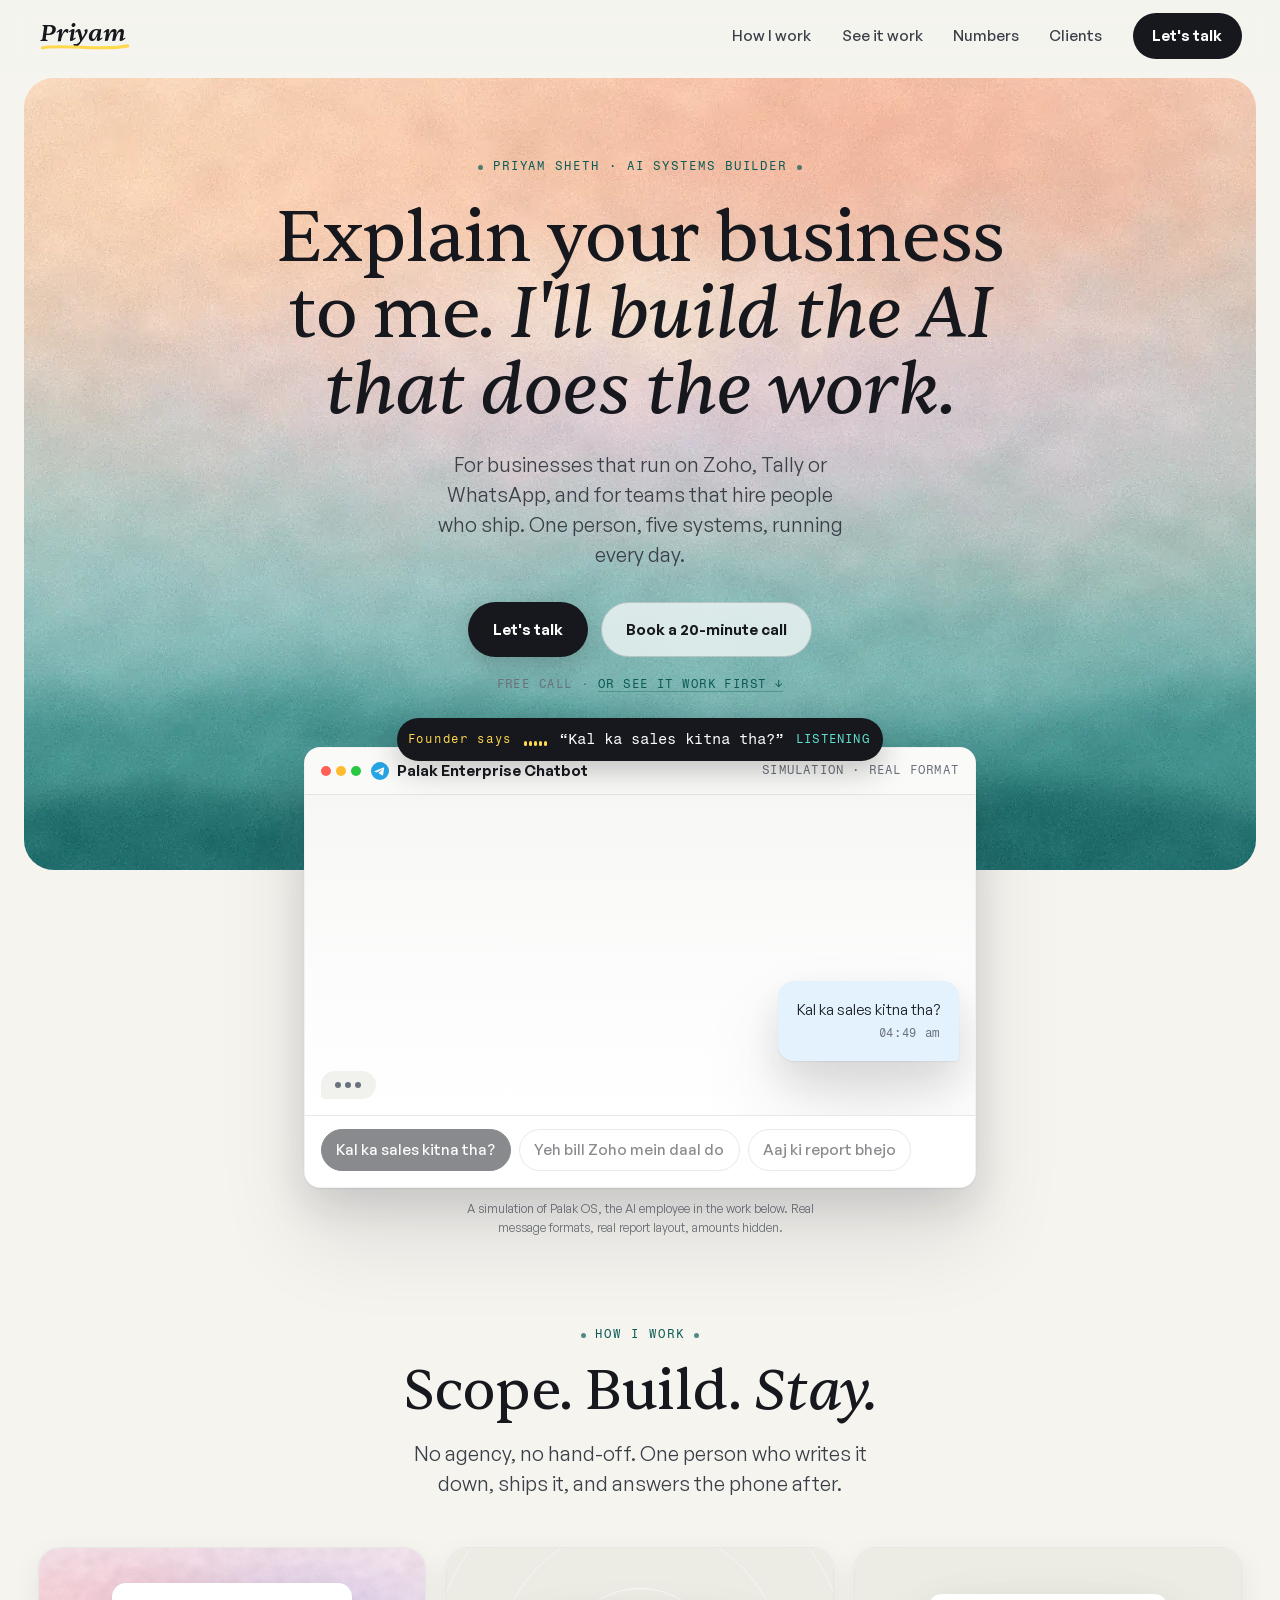
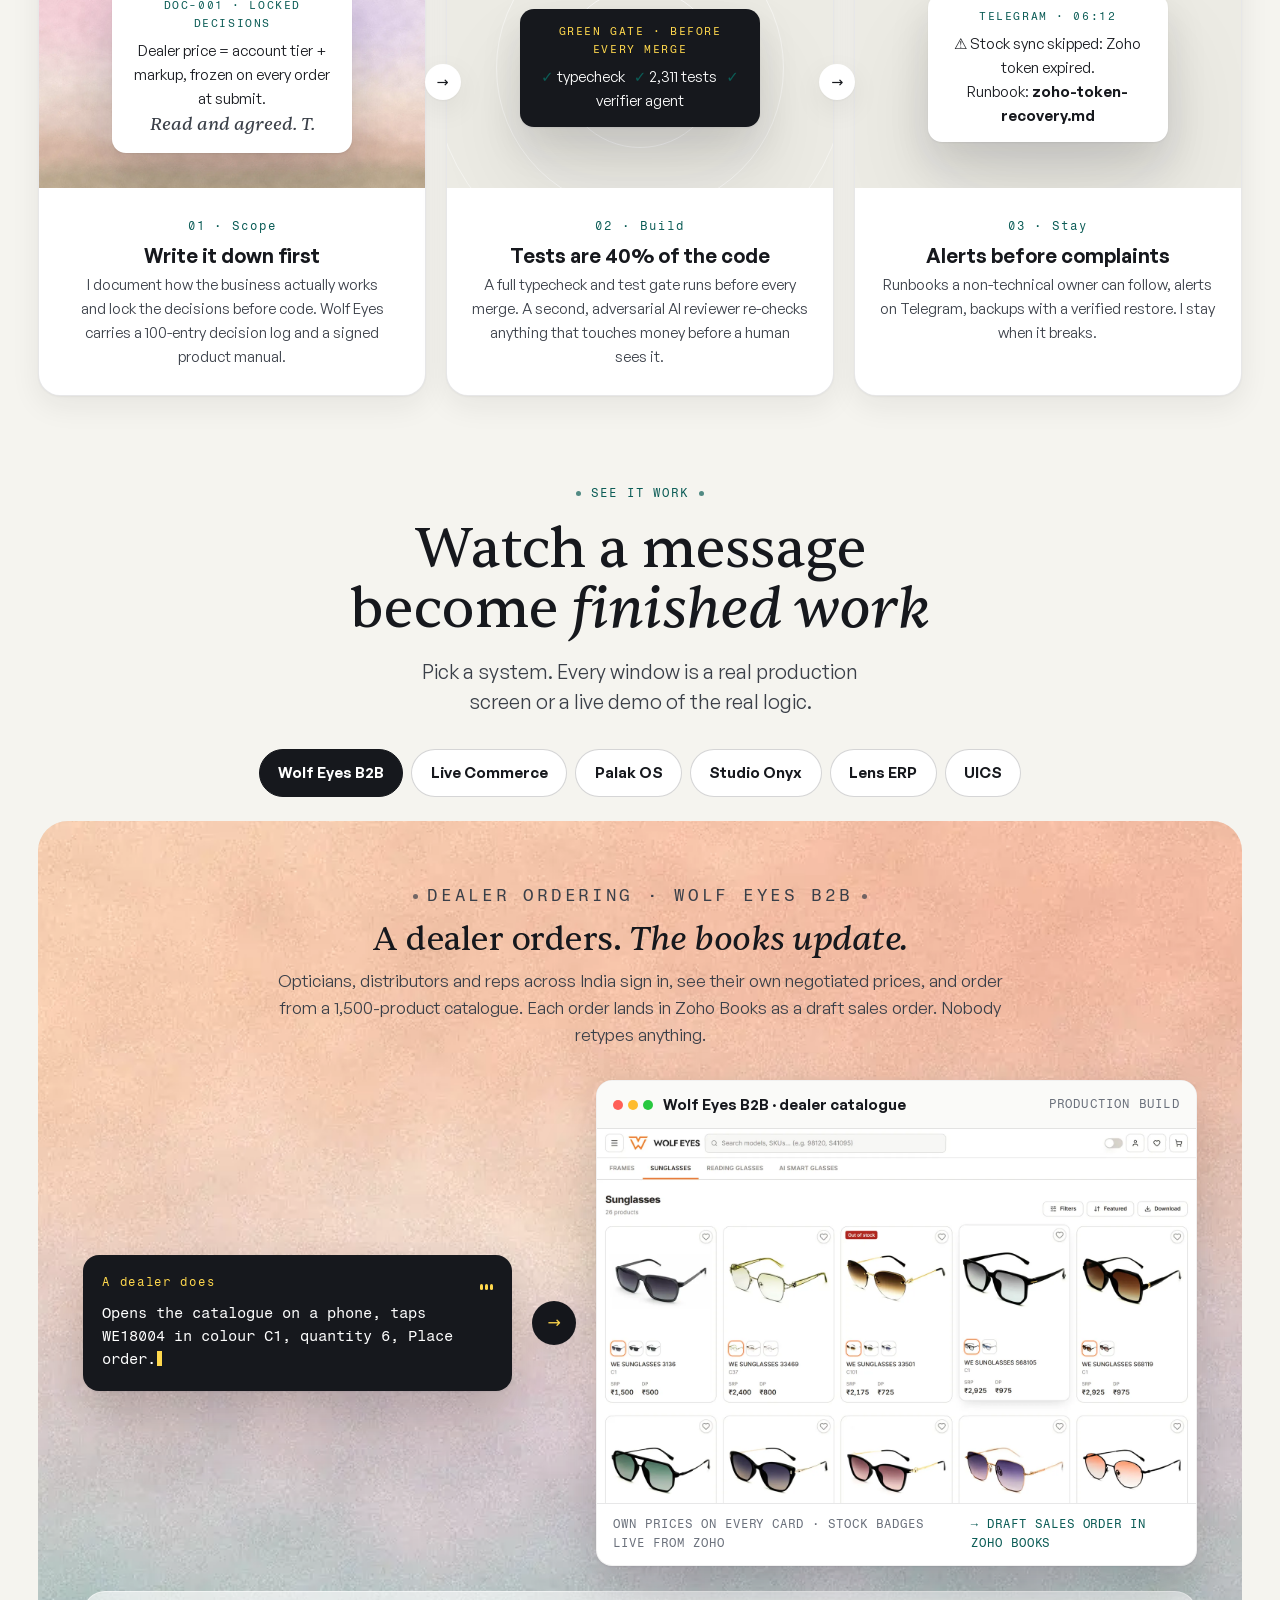
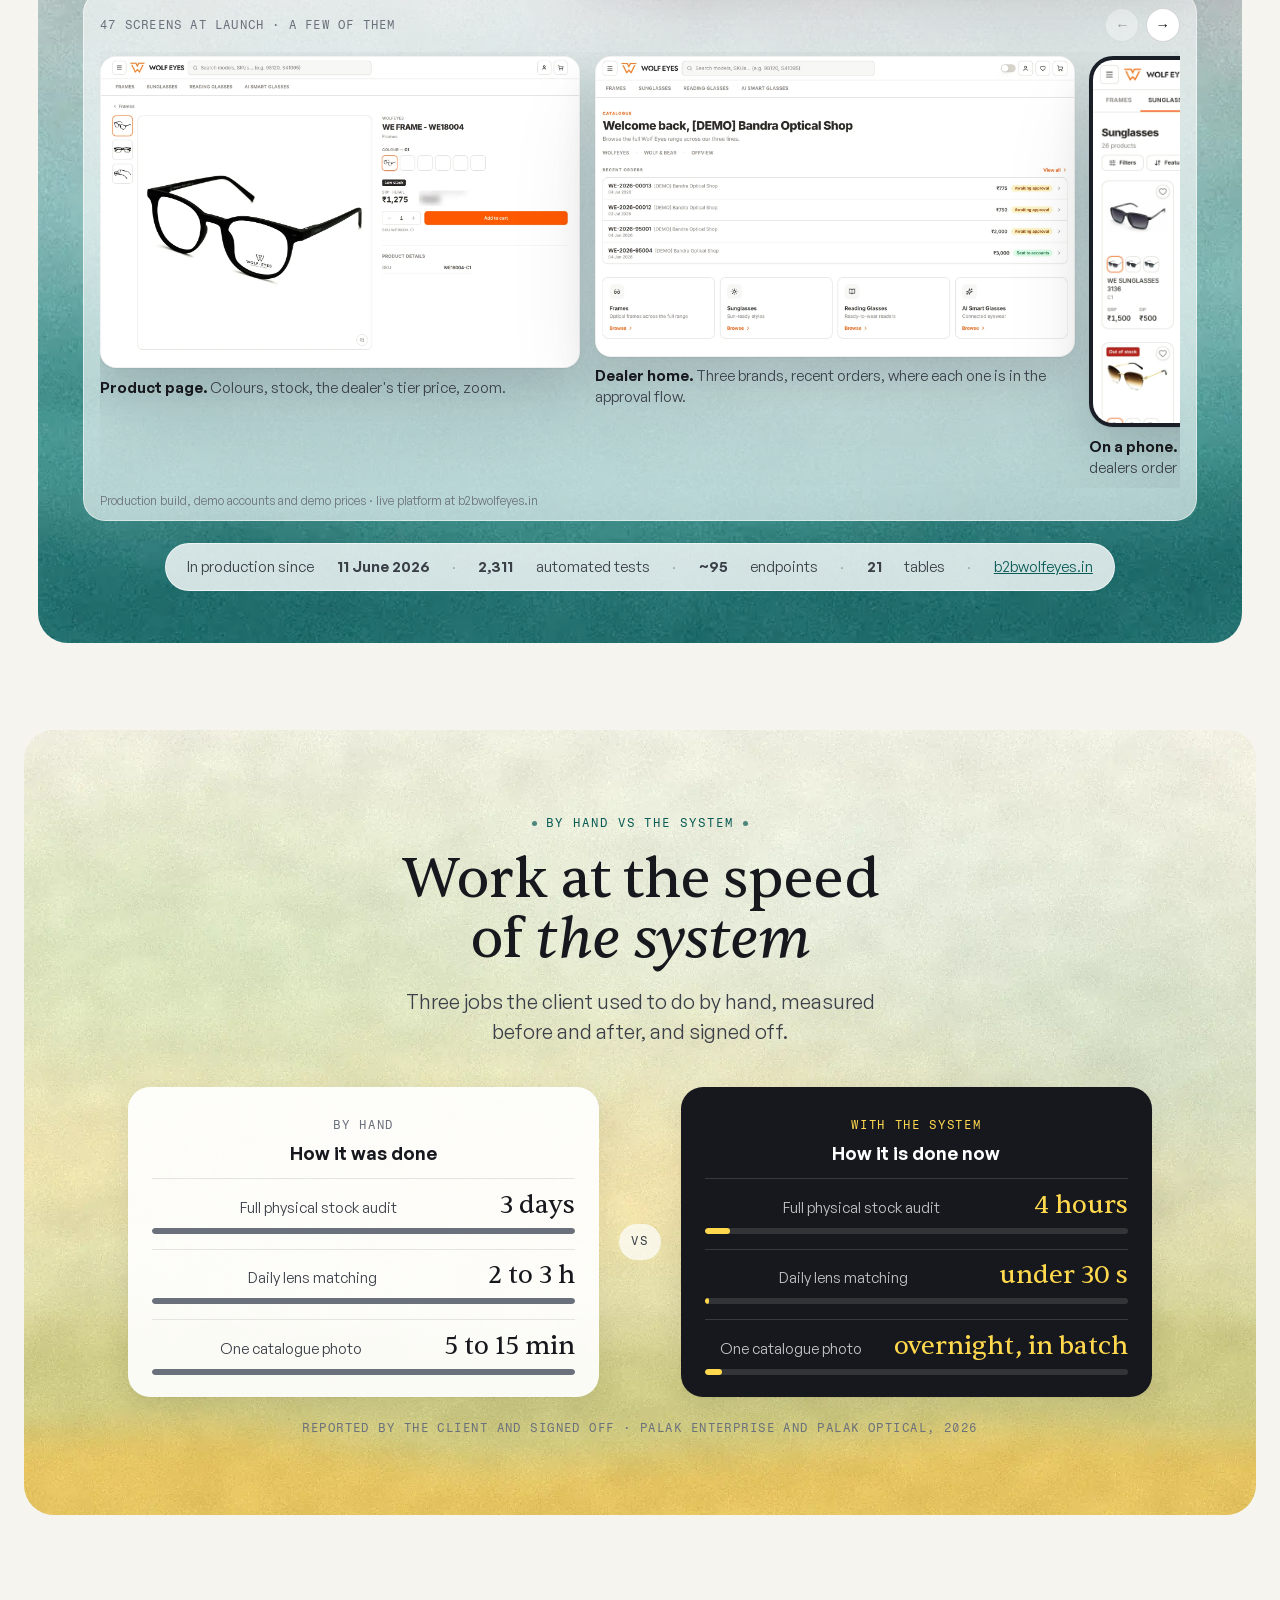
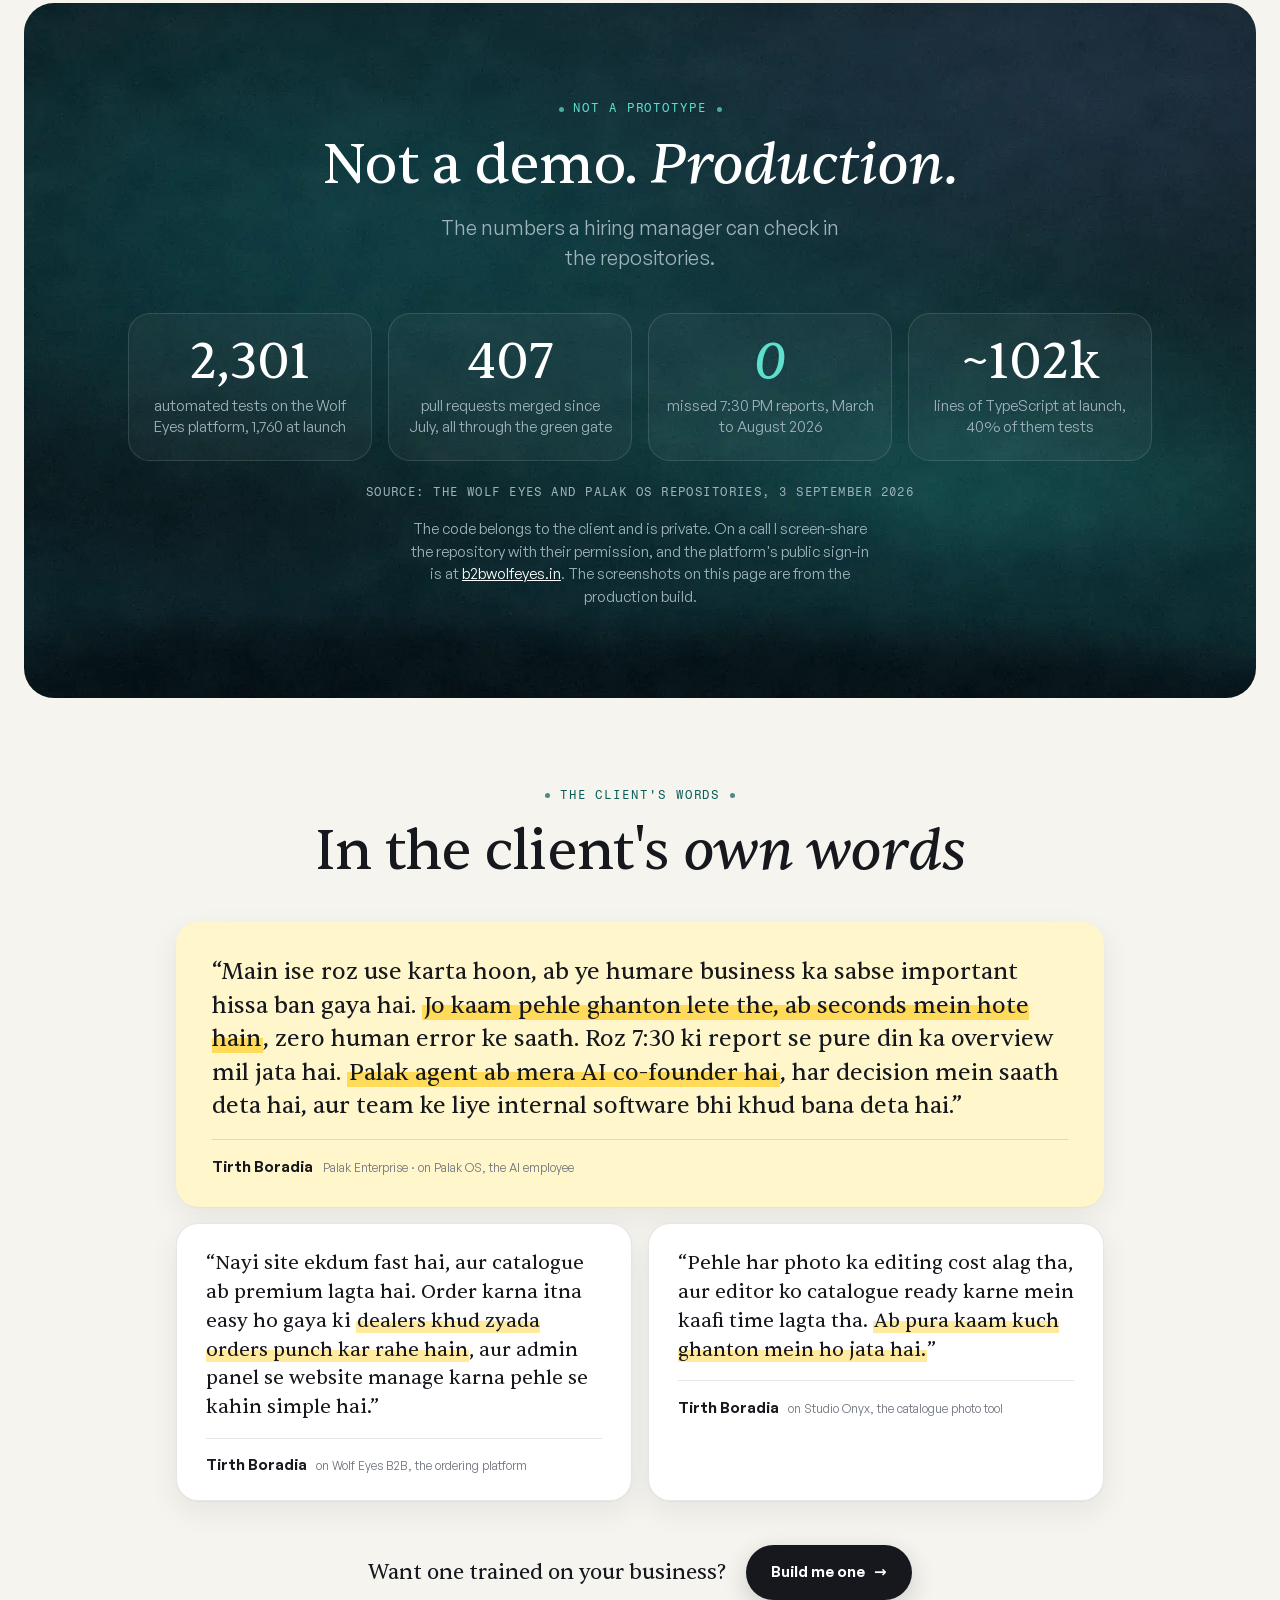
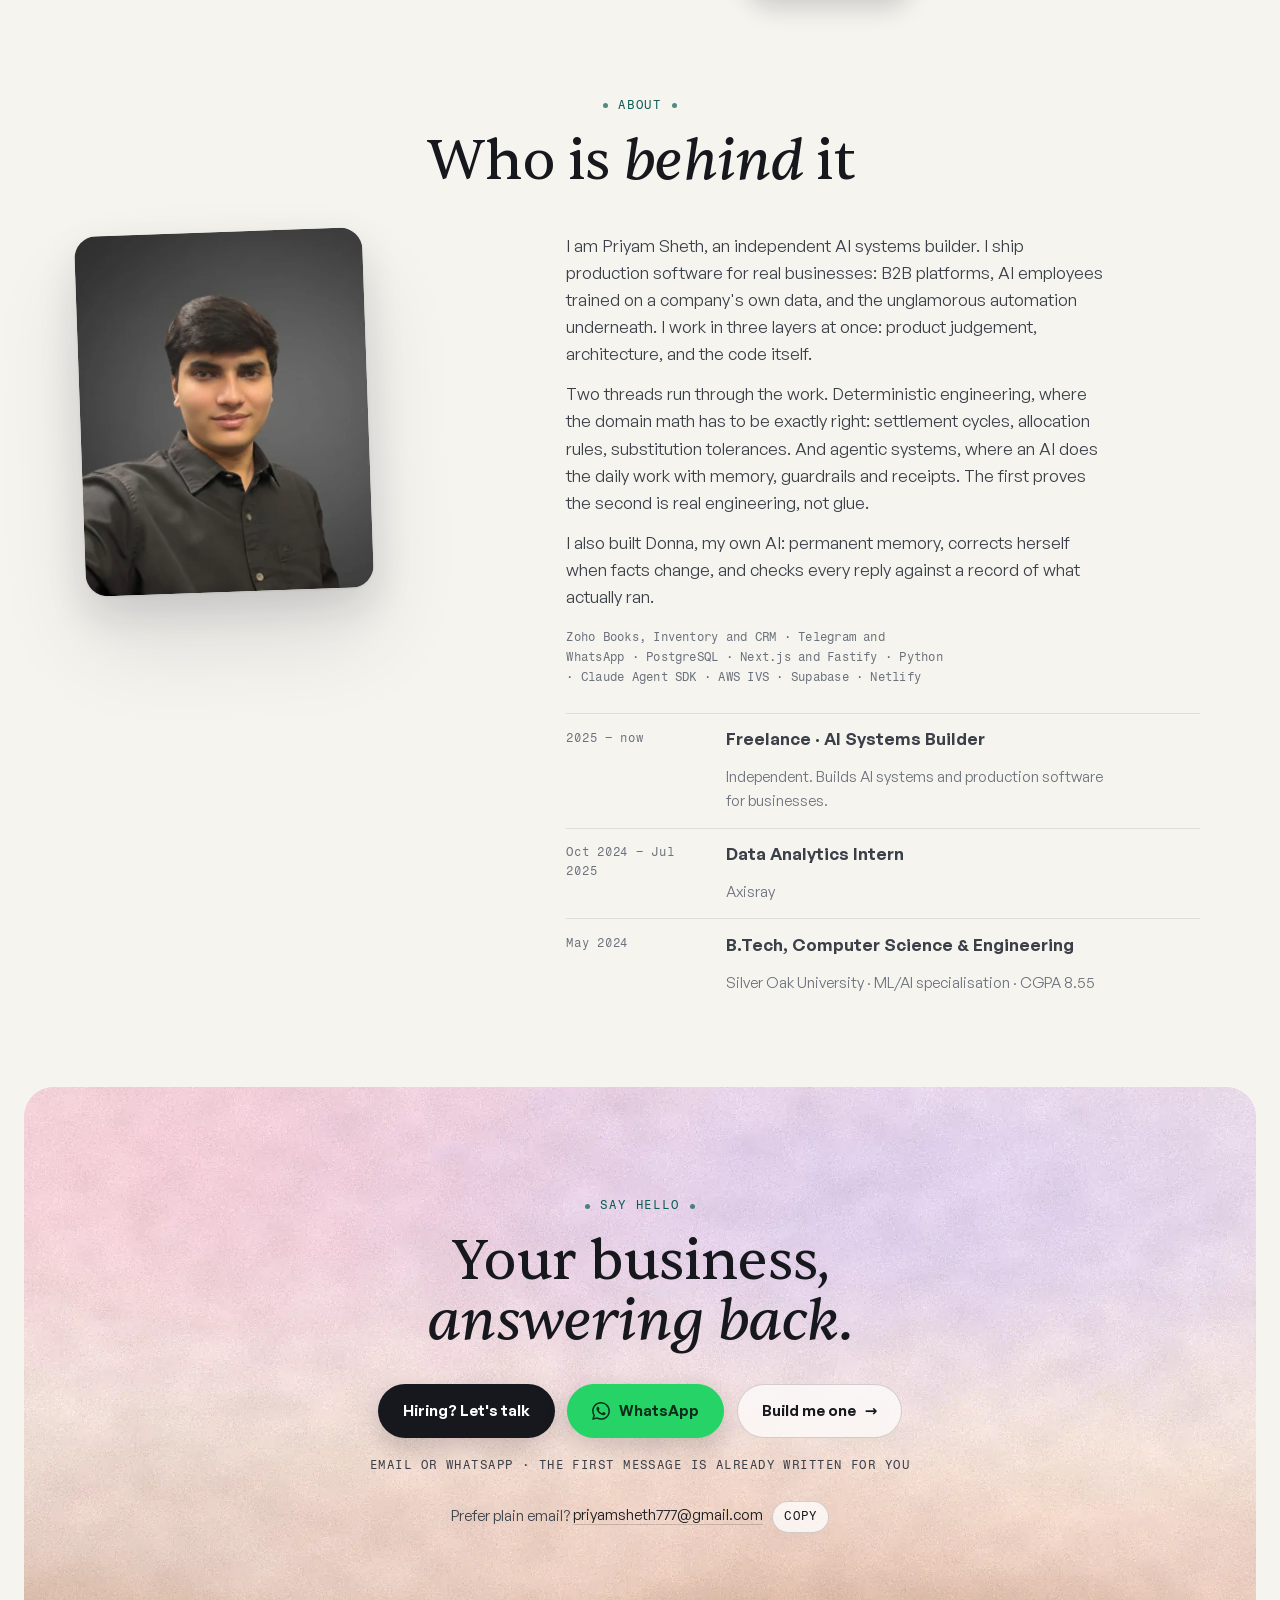
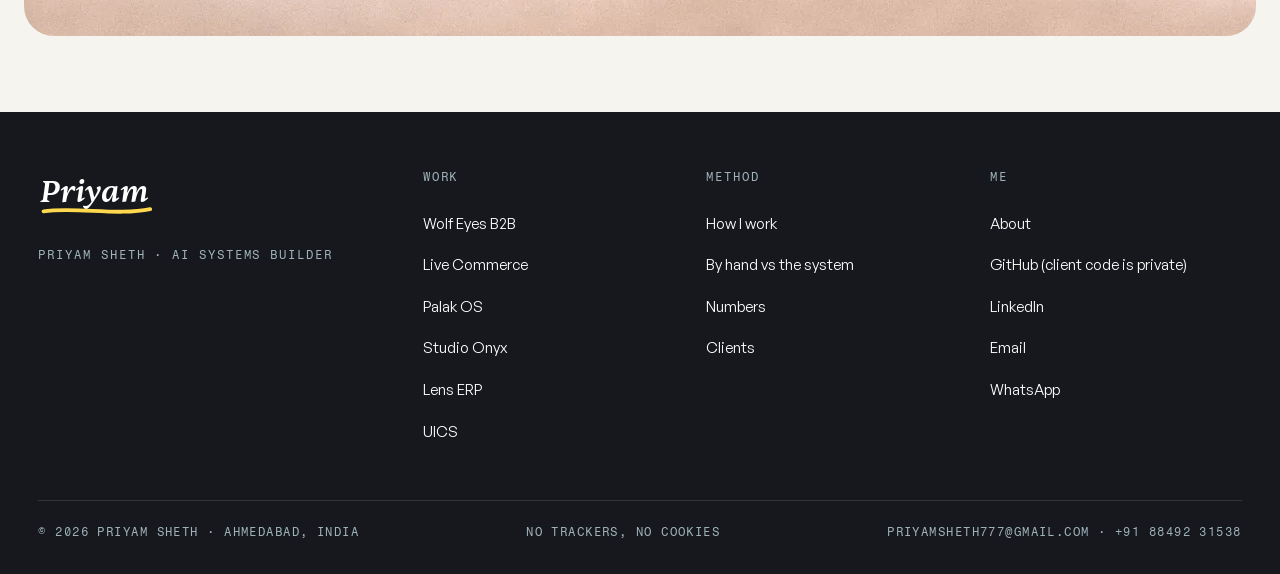
<file: index.html>
<!DOCTYPE html>
<html lang="en">
<head>
<meta charset="UTF-8">
<meta name="viewport" content="width=device-width, initial-scale=1.0">
<title>Priyam Sheth · Explain your business to me. I'll build the AI that does the work.</title>
<meta name="description" content="Priyam Sheth builds AI employees and the production systems under them for real businesses. One person, five systems, running every day. B2B platforms, Zoho automation, AI trained on your own business.">
<meta property="og:title" content="Priyam Sheth · AI systems builder">
<meta property="og:description" content="Explain your business to me. I'll build the AI that does the work. One person, five production systems, running every day.">
<meta property="og:type" content="website">
<meta property="og:image" content="https://priyam-sheth.github.io/assets/og.png">
<meta name="twitter:card" content="summary_large_image">
<link rel="canonical" href="https://priyam-sheth.github.io/">
<link rel="icon" type="image/svg+xml" href="assets/logo.svg">
<link rel="preload" href="assets/fonts/sentient-400.woff2" as="font" type="font/woff2" crossorigin>
<link rel="preload" href="assets/fonts/sentient-400-italic.woff2" as="font" type="font/woff2" crossorigin>
<link rel="preload" href="assets/fonts/general-sans-400.woff2" as="font" type="font/woff2" crossorigin>
<link rel="preload" href="assets/paint/dusk.webp" as="image" fetchpriority="high">
<link rel="stylesheet" href="src/v3/site.css">
<script type="application/ld+json">
{"@context":"https://schema.org","@type":"Person","name":"Priyam Sheth","url":"https://priyam-sheth.github.io/","email":"mailto:priyamsheth777@gmail.com","jobTitle":"AI systems builder","description":"Builds AI employees and production software for real businesses: B2B platforms, Zoho automation, AI trained on a company's own data.","sameAs":["https://github.com/Priyam-Sheth","https://www.linkedin.com/in/priyam-sheth-680874bb"],"knowsAbout":["AI agents","Node.js","Next.js","Python","PostgreSQL","Zoho Books integration"]}
</script>
</head>
<body>
<a class="skip" href="#see">Skip to the work</a>

<header class="nav">
  <a class="wordmark" href="#top" aria-label="Priyam Sheth, home"><svg class="sig-mark" viewBox="4 14 206 72" aria-hidden="true" focusable="false"><text x="8" y="58" font-family="Sentient, Georgia, serif" font-style="italic" font-weight="500" font-size="54" fill="currentColor">Priyam</text><path d="M14 74 C 70 66, 150 82, 206 70" fill="none" stroke="#FFD84D" stroke-width="7" stroke-linecap="round"/></svg></a>
  <nav class="nav-links" aria-label="Sections">
    <a href="#how">How I work</a>
    <a href="#see">See it work</a>
    <a href="#numbers">Numbers</a>
    <a href="#clients">Clients</a>
    <a class="btn" href="mailto:priyamsheth777@gmail.com?subject=Let%27s%20talk">Let's talk</a>
  </nav>
</header>

<main id="top">

  <!-- ================= HERO ================= -->
  <div class="hero-wrap">
    <section class="plate dusk hero" aria-labelledby="hero-title">
      <p class="mark r">Priyam Sheth · AI systems builder</p>
      <h1 id="hero-title" class="r" style="--d:60ms">Explain your business to me. <em>I'll build the AI that does the work.</em></h1>
      <p class="lede r" style="--d:120ms">For businesses that run on Zoho, Tally or WhatsApp, and for teams that hire people who ship. One person, five systems, running every day.</p>
      <div class="hero-actions r" style="--d:180ms">
        <a class="btn" href="mailto:priyamsheth777@gmail.com?subject=Let%27s%20talk">Let's talk</a>
        <a class="btn btn-ghost" href="mailto:priyamsheth777@gmail.com?subject=20-minute%20call&body=Hi%20Priyam%2C%0A%0AI%27d%20like%20a%2020-minute%20call.%20A%20few%20times%20that%20work%20for%20me%20(with%20time%20zone)%3A%0A-%20%0A-%20%0A%0AWhat%20I%20want%20to%20talk%20about%3A%20">Book a 20-minute call</a>
      </div>
      <span class="fine r" style="--d:240ms">Free call · <a class="fine-link" href="#see">or see it work first &darr;</a></span>

    </section>
    <div class="demo r" style="--d:320ms" data-chat>
        <div class="saybar" data-say>
          <span class="who">Founder says</span>
          <span class="bars" data-bars aria-hidden="true"><i style="--i:0"></i><i style="--i:1"></i><i style="--i:2"></i><i style="--i:3"></i><i style="--i:4"></i></span>
          <span class="txt" data-say-txt>“Kal ka sales kitna tha?”</span>
          <span class="ok" data-say-ok>✓ Answered from Zoho</span>
        </div>
        <div class="win" role="region" aria-label="Simulated Telegram chat with Palak OS">
          <div class="win-bar"><span class="dots" aria-hidden="true"><i></i><i></i><i></i></span><span class="win-title"><img class="ico" src="assets/logos/telegram.svg" alt="" width="18" height="18">Palak Enterprise Chatbot</span><span class="win-meta">simulation · real format</span></div>
          <div class="chat" aria-live="polite">
            <div class="msg you">Kal ka sales kitna tha?<span class="t">10:06</span></div>
            <div class="msg bot">Kal ke <b>sales orders: 4</b><br>Total amount: ₹ <span class="hid"></span><br>Sabse bada order: <span class="hid"></span> Optical, Surat<br><br>2 orders abhi approval ke liye pending hain. Approve karun?<span class="t">10:06</span></div>
          </div>
          <div class="chips" role="group" aria-label="Try a message">
            <button type="button" class="chip" data-script="sales" aria-pressed="true">Kal ka sales kitna tha?</button>
            <button type="button" class="chip" data-script="bill" aria-pressed="false">Yeh bill Zoho mein daal do</button>
            <button type="button" class="chip" data-script="report" aria-pressed="false">Aaj ki report bhejo</button>
          </div>
        </div>
        <p class="demo-note fine">A simulation of Palak OS, the AI employee in the work below. Real message formats, real report layout, amounts hidden.</p>
      </div>
  </div>

  <!-- ================= HOW I WORK ================= -->
  <section class="section wrap center" id="how" aria-labelledby="how-title">
    <p class="mark r">How I work</p>
    <h2 id="how-title" class="r" style="--d:60ms">Scope. Build. <em>Stay.</em></h2>
    <p class="sub r" style="--d:120ms">No agency, no hand-off. One person who writes it down, ships it, and answers the phone after.</p>
    <div class="steps r" style="--d:180ms">
      <div class="step-arrow a1" aria-hidden="true">&rarr;</div><div class="step-arrow a2" aria-hidden="true">&rarr;</div>
      <article class="step">
        <div class="art">
          <div class="obj"><span class="k">Doc-001 · Locked decisions</span>Dealer price = account tier + markup, frozen on every order at submit.<div class="sig">Read and agreed. T.</div></div>
        </div>
        <div class="body"><span class="num">01 · Scope</span><h3>Write it down first</h3><p>I document how the business actually works and lock the decisions before code. Wolf Eyes carries a 100-entry decision log and a signed product manual.</p></div>
      </article>
      <article class="step">
        <div class="art">
          <span class="ring" aria-hidden="true"></span><span class="ring r2" aria-hidden="true"></span><span class="ring r3" aria-hidden="true"></span>
          <div class="obj dark"><span class="k">Green gate · before every merge</span><span class="ok">✓</span> typecheck &nbsp; <span class="ok">✓</span> 2,311 tests &nbsp; <span class="ok">✓</span> verifier agent</div>
        </div>
        <div class="body"><span class="num">02 · Build</span><h3>Tests are 40% of the code</h3><p>A full typecheck and test gate runs before every merge. A second, adversarial AI reviewer re-checks anything that touches money before a human sees it.</p></div>
      </article>
      <article class="step">
        <div class="art">
          <div class="obj"><span class="k">Telegram · 06:12</span>⚠ Stock sync skipped: Zoho token expired.<br>Runbook: <b>zoho-token-recovery.md</b></div>
        </div>
        <div class="body"><span class="num">03 · Stay</span><h3>Alerts before complaints</h3><p>Runbooks a non-technical owner can follow, alerts on Telegram, backups with a verified restore. I stay when it breaks.</p></div>
      </article>
    </div>
  </section>

  <!-- ================= SEE IT WORK ================= -->
  <section class="section wrap center" id="see" aria-labelledby="see-title">
    <p class="mark r">See it work</p>
    <h2 id="see-title" class="r" style="--d:60ms">Watch a message become <em>finished work</em></h2>
    <p class="sub r" style="--d:120ms">Pick a system. Every window is a real production screen or a live demo of the real logic.</p>
    <div class="tabs r" style="--d:180ms" role="tablist" aria-label="Systems">
      <button class="tab" role="tab" aria-selected="true" aria-controls="p-wolf" id="t-wolf">Wolf Eyes B2B</button>
      <button class="tab" role="tab" aria-selected="false" aria-controls="p-live" id="t-live">Live Commerce</button>
      <button class="tab" role="tab" aria-selected="false" aria-controls="p-palak" id="t-palak">Palak OS</button>
      <button class="tab" role="tab" aria-selected="false" aria-controls="p-onyx" id="t-onyx">Studio Onyx</button>
      <button class="tab" role="tab" aria-selected="false" aria-controls="p-erp" id="t-erp">Lens ERP</button>
      <button class="tab" role="tab" aria-selected="false" aria-controls="p-uics" id="t-uics">UICS</button>
    </div>

    <div class="plate dusk stage r" style="--d:240ms" data-stage>

      <!-- Wolf Eyes -->
      <div class="panel active" id="p-wolf" role="tabpanel" aria-labelledby="t-wolf" data-paint="dusk">
        <div class="panel-head"><p class="mark">Dealer ordering · Wolf Eyes B2B</p><h3>A dealer orders. <em>The books update.</em></h3><p>Opticians, distributors and reps across India sign in, see their own negotiated prices, and order from a 1,500-product catalogue. Each order lands in Zoho Books as a draft sales order. Nobody retypes anything.</p></div>
        <div class="flow">
          <div class="you"><span class="k">A dealer does <span class="bars" aria-hidden="true"><i style="--i:0"></i><i style="--i:1"></i><i style="--i:2"></i></span></span><p class="q">Opens the catalogue on a phone, taps WE18004 in colour C1, quantity 6, Place order.<span class="cur" aria-hidden="true"></span></p></div>
          <div class="go" aria-hidden="true">&rarr;</div>
          <div class="app"><div class="win-bar"><span class="dots" aria-hidden="true"><i></i><i></i><i></i></span><span class="win-title">Wolf Eyes B2B · dealer catalogue</span><span class="win-meta">production build</span></div>
            <img src="assets/wolfeyes/dealer-catalogue.webp" alt="The dealer catalogue: sunglasses with colour swatches, SRP and the dealer's own price on every card" width="1600" height="1000" loading="lazy" decoding="async">
            <div class="cap"><span>Own prices on every card · stock badges live from Zoho</span><b>→ draft sales order in Zoho Books</b></div></div>
        </div>
        <div class="strip-wrap">
          <div class="strip-bar"><span class="fine">47 screens at launch · a few of them</span><div class="strip-nav" aria-hidden="true"><button type="button" data-prev>&larr;</button><button type="button" data-next>&rarr;</button></div></div>
          <div class="gallery" data-gallery tabindex="0" aria-label="Wolf Eyes platform screens, scrollable">
            <figure><div class="shot"><img src="assets/processed2/we-pdp.webp" alt="A product page with the dealer price blurred" width="1600" height="1039" loading="lazy" decoding="async"></div><figcaption><b>Product page.</b> Colours, stock, the dealer's tier price, zoom.</figcaption></figure>
            <figure><div class="shot"><img src="assets/wolfeyes/dealer-home.webp" alt="A dealer's home: the three brands, recent orders with their approval status" width="1600" height="1000" loading="lazy" decoding="async"></div><figcaption><b>Dealer home.</b> Three brands, recent orders, where each one is in the approval flow.</figcaption></figure>
            <figure class="tall"><div class="shot"><img src="assets/wolfeyes/dealer-catalogue-phone.webp" alt="The catalogue on a phone" width="780" height="1688" loading="lazy" decoding="async"></div><figcaption><b>On a phone.</b> Most dealers order from one.</figcaption></figure>
            <figure><div class="shot"><img src="assets/wolfeyes/admin-orders.webp" alt="The admin orders list across dealers, reps and channels" width="1600" height="1000" loading="lazy" decoding="async"></div><figcaption><b>Every order.</b> Across five roles and three channels, with its status in the approval flow.</figcaption></figure>
            <figure><div class="shot"><img src="assets/processed2/we-order-detail.webp" alt="An order with its audit trail, amounts blurred" width="1400" height="961" loading="lazy" decoding="async"></div><figcaption><b>One order.</b> Its audit trail, line edits and the Zoho mirror.</figcaption></figure>
            <figure><div class="shot"><img src="assets/wolfeyes/admin-catalogue.webp" alt="Catalogue curation: 1,557 products with visibility and image eligibility" width="1600" height="1000" loading="lazy" decoding="async"></div><figcaption><b>Catalogue curation.</b> A product cannot be shown without a price and an image.</figcaption></figure>
            <figure><div class="shot"><img src="assets/wolfeyes/admin-health.webp" alt="System health: scheduled jobs, backups, data integrity checks and stuck orders" width="1600" height="1000" loading="lazy" decoding="async"></div><figcaption><b>System health.</b> Every value read from a durable signal, never from "a process is running".</figcaption></figure>
            <figure><div class="shot"><img src="assets/wolfeyes/admin-hierarchy.webp" alt="Account hierarchy: reps, distributors and dealers across three channels" width="1600" height="1000" loading="lazy" decoding="async"></div><figcaption><b>Hierarchy.</b> Reps, distributors and dealers; pricing inherits down the tree.</figcaption></figure>
          </div>
          <p class="strip-note fine">Production build, demo accounts and demo prices · live platform at b2bwolfeyes.in</p>
        </div>
        <p class="result">In production since <b>11 June 2026</b><span class="sep">·</span><b>2,311</b> automated tests<span class="sep">·</span><b>~95</b> endpoints<span class="sep">·</span><b>21</b> tables<span class="sep">·</span><a href="https://b2bwolfeyes.in" target="_blank" rel="noopener">b2bwolfeyes.in</a></p>
      </div>

      <!-- Live Commerce -->
      <div class="panel" id="p-live" role="tabpanel" aria-labelledby="t-live" data-paint="night">
        <div class="panel-head"><p class="mark">The new one · Live Commerce</p><h3>Go live. <em>Dealers order while you talk.</em></h3><p>A live video showing for the dealer network, shipped inside the same platform in August 2026. The operator holds up a frame and taps it; the card lands on every dealer's phone at that dealer's own price, and they add to their cart without leaving the stream.</p></div>
        <div class="flow">
          <div class="you"><span class="k">The operator does <span class="bars" aria-hidden="true"><i style="--i:0"></i><i style="--i:1"></i><i style="--i:2"></i></span></span><p class="q">Schedules the showing, adds dealers to the guest list, sends the WhatsApp invite, presses Check and go live, holds up WE 6267 and taps it.<span class="cur" aria-hidden="true"></span></p></div>
          <div class="go" aria-hidden="true">&rarr;</div>
          <div class="app"><div class="win-bar"><span class="dots" aria-hidden="true"><i></i><i></i><i></i></span><span class="win-title">What the dealer sees</span><span class="win-meta">production build</span></div>
            <div class="phones">
              <div class="phone back"><img src="assets/wolfeyes/live-dealer-phone.webp" alt="The live stream on a dealer's phone with the spotlight strip: WE Sunglass 6267, SRP and dealer price, View" width="780" height="1688" loading="lazy" decoding="async"></div>
              <div class="phone"><img src="assets/wolfeyes/live-dealer-phone-sheet.webp" alt="The product sheet over the stream: gallery, SRP, dealer price, a quantity per colour, Add to cart" width="780" height="1688" loading="lazy" decoding="async"></div>
            </div>
            <div class="cap"><span>Spotlight strip → product sheet, video keeps playing</span><b>→ same cart, same Zoho order</b></div></div>
        </div>
        <ul class="facts" aria-label="What was measured and decided">
          <li><span class="v">under <em>1 s</em></span><span class="l">from the operator's tap to the card on the dealer's frame, carried inside the video as timed metadata, reconciled every 30 s if a cue is dropped</span></li>
          <li><span class="v">+1.27 s <em>flat</em></span><span class="l">sync error stayed constant while total lag varied 9× (2 s desktop to 18 s iPhone) in the proof of concept, the test the whole feature rests on</span></li>
          <li><span class="v">720 × 1280 <em>HD</em></span><span class="l">vertical channel at 3,000 kbps, chosen because eyewear is a detail product and colour and finish decide orders</span></li>
          <li><span class="v">only dealers <em>buy</em></span><span class="l">reps, distributors and admins watch view-only; every price comes from the same server-side tier resolver as the catalogue</span></li>
          <li><span class="v">one <em>switch</em></span><span class="l">hides the whole feature from every dealer instantly; ordering and the catalogue are untouched, and the live layer never touches money</span></li>
          <li><span class="v">runs <em>without me</em></span><span class="l">stream setup, guest lists, preflight checks, stream health and ending the session are all in the owner's panel, in plain language</span></li>
        </ul>
        <div class="strip-wrap">
          <div class="strip-bar"><span class="fine">The operator's side</span><div class="strip-nav" aria-hidden="true"><button type="button" data-prev>&larr;</button><button type="button" data-next>&rarr;</button></div></div>
          <div class="gallery" data-gallery tabindex="0" aria-label="Live Commerce operator screens, scrollable">
            <figure><div class="shot"><img src="assets/wolfeyes/live-sessions.webp" alt="All sessions: Live Commerce is on, a session on air, the schedule form" width="1600" height="1000" loading="lazy" decoding="async"></div><figcaption><b>All sessions.</b> The day-to-day switch, what is on air, schedule the next one as a practice run.</figcaption></figure>
            <figure><div class="shot"><img src="assets/wolfeyes/live-console.webp" alt="Today's session: on air now, show a product, your stream, who's watching, ending the session" width="1600" height="1000" loading="lazy" decoding="async"></div><figcaption><b>Today's session.</b> Feature a product, see the stream, end it three different ways.</figcaption></figure>
            <figure><div class="shot"><img src="assets/wolfeyes/live-guests.webp" alt="Who can watch: search dealers, the guest list, Send on WhatsApp" width="1600" height="1000" loading="lazy" decoding="async"></div><figcaption><b>Who can watch.</b> Invited dealers only; everyone else is not even told. Invites go out on WhatsApp.</figcaption></figure>
            <figure><div class="shot"><img src="assets/wolfeyes/live-dealer-desktop.webp" alt="The dealer's desktop view: vertical stream beside the product sheet" width="1600" height="1000" loading="lazy" decoding="async"></div><figcaption><b>On a laptop.</b> The vertical stream beside the sheet.</figcaption></figure>
            <figure><div class="shot"><img src="assets/wolfeyes/live-setup.webp" alt="Streaming setup: OBS server, stream key, video settings with the reasons beside each number" width="1600" height="1167" loading="lazy" decoding="async"></div><figcaption><b>Streaming setup.</b> Every OBS number with the reason beside it, so the owner never has to call.</figcaption></figure>
            <figure><div class="shot"><img src="assets/wolfeyes/live-health.webp" alt="Stream health: not receiving anything from OBS, what we are receiving versus what it should be" width="1600" height="1000" loading="lazy" decoding="async"></div><figcaption><b>Stream health.</b> Health is a claim that needs evidence; a silent stream is never shown as green.</figcaption></figure>
          </div>
          <p class="strip-note fine">Production build running locally with demo data. The video feed is a simulated stream for these screenshots.</p>
        </div>
        <p class="result">Shipped <b>August 2026</b><span class="sep">·</span>AWS IVS<span class="sep">·</span>timed metadata cues<span class="sep">·</span>ES384 playback tokens<span class="sep">·</span>built in seven slices with a failure-mode register before each</p>
      </div>

      <!-- Palak OS -->
      <div class="panel" id="p-palak" role="tabpanel" aria-labelledby="t-palak" data-paint="rose">
        <div class="panel-head"><p class="mark">AI employee · Palak OS</p><h3>A founder asks. <em>Zoho answers.</em></h3><p>Trained on the whole business. Messages in Hinglish on Telegram; entries, answers, small internal tools, and a report at 7:30 PM every weekday since March.</p></div>
        <div class="flow">
          <div class="you"><span class="k">The founder says <span class="bars" aria-hidden="true"><i style="--i:0"></i><i style="--i:1"></i><i style="--i:2"></i></span></span><p class="q">“Aaj ki report bhejo”<span class="cur" aria-hidden="true"></span></p></div>
          <div class="go" aria-hidden="true">&rarr;</div>
          <div class="phone-app"><div class="phone"><img src="assets/processed2/palak-report-real.webp" alt="The real 7:30 PM business report on Telegram, amounts blurred" width="589" height="1262" loading="lazy" decoding="async"></div>
            <p class="phone-cap"><img class="ico" src="assets/logos/telegram.svg" alt="" width="14" height="14">The real 7:30 report · ₹ blurred · no missed report as of Aug 2026</p></div>
        </div>
        <p class="result">Running since <b>March 2026</b><span class="sep">·</span>Claude agents<span class="sep">·</span>Zoho Books, Inventory, CRM<span class="sep">·</span>Telegram</p>
      </div>

      <!-- Studio Onyx -->
      <div class="panel" id="p-onyx" role="tabpanel" aria-labelledby="t-onyx" data-paint="gold">
        <div class="panel-head"><p class="mark">Catalogue photos · Studio Onyx</p><h3>Drop the folder. <em>Go to sleep.</em></h3><p>Raw studio frames become catalogue images in batch, on the client's own computer. 136 photos in one overnight run, resumable if you close it.</p></div>
        <div class="flow">
          <div class="you"><span class="k">The team does <span class="bars" aria-hidden="true"><i style="--i:0"></i><i style="--i:1"></i><i style="--i:2"></i></span></span><p class="q">Drops 136 raw photos in a folder. Presses Start. Goes home.<span class="cur" aria-hidden="true"></span></p></div>
          <div class="go" aria-hidden="true">&rarr;</div>
          <div class="app"><div class="win-bar"><span class="dots" aria-hidden="true"><i></i><i></i><i></i></span><span class="win-title">Studio Onyx</span><span class="win-meta">drag to compare</span></div>
            <div class="compare" style="--cut:50%" aria-label="Drag to compare the raw frame with the catalogue-ready output">
              <img class="before" src="assets/processed2/onyx-before.webp" alt="Raw studio frame, grey and flat" width="1040" height="1400" loading="lazy" decoding="async">
              <img class="after" src="assets/processed2/onyx-after.webp" alt="The same sunglasses catalogue-ready on white, real output" width="1040" height="1400" loading="lazy" decoding="async">
              <div class="handle" aria-hidden="true"></div><div class="knob" aria-hidden="true">&#8596;</div>
              <span class="tag b" aria-hidden="true">Off the camera</span><span class="tag a" aria-hidden="true">Catalogue-ready</span>
              <input type="range" min="0" max="100" value="50" aria-label="Compare before and after">
            </div>
            <div class="cap"><span>Real output pair</span><b>5 to 15 min a photo by hand → overnight</b></div></div>
        </div>
        <p class="result">Built in <b>7 days</b><span class="sep">·</span>Python desktop app<span class="sep">·</span>AI image pipeline<span class="sep">·</span>delivered in person during a production crunch</p>
      </div>

      <!-- Lens ERP -->
      <div class="panel" id="p-erp" role="tabpanel" aria-labelledby="t-erp" data-paint="dusk">
        <div class="panel-head"><p class="mark">Government orders · Lens ERP</p><h3>Upload the order. <em>Get the packing plan.</em></h3><p>Palak Optical supplies lenses against government orders. Every line is matched to live stock in two passes: exact first, then a clinically acceptable substitute within 0.25 dioptre.</p></div>
        <div class="flow">
          <div class="you"><span class="k">The buyer does <span class="bars" aria-hidden="true"><i style="--i:0"></i><i style="--i:1"></i><i style="--i:2"></i></span></span><p class="q">Uploads the government order file, messy columns and all.<span class="cur" aria-hidden="true"></span></p></div>
          <div class="go" aria-hidden="true">&rarr;</div>
          <div class="app" data-alloc><div class="appbar"><span data-alloc-status>Reading the order file</span><button type="button" data-alloc-replay>Replay</button></div>
            <table class="alloc"><thead><tr><th scope="col">Line</th><th scope="col">Needs</th><th scope="col">Allocated</th><th scope="col">Result</th></tr></thead><tbody>
              <tr data-final="exact" data-label="exact match"><td>1</td><td class="pw">&minus;2.00 D</td><td class="pw">&minus;2.00 D</td><td><span class="pass">·</span><span class="res">waiting</span></td></tr>
              <tr data-final="exact" data-label="exact match"><td>2</td><td class="pw">&minus;0.50 D</td><td class="pw">&minus;0.50 D</td><td><span class="pass">·</span><span class="res">waiting</span></td></tr>
              <tr data-final="sub" data-label="substitute, &minus;0.25 D"><td>3</td><td class="pw">&minus;3.25 D</td><td class="pw">&minus;3.00 D</td><td><span class="pass">·</span><span class="res">waiting</span></td></tr>
              <tr data-final="exact" data-label="exact match"><td>4</td><td class="pw">+1.25 D</td><td class="pw">+1.25 D</td><td><span class="pass">·</span><span class="res">waiting</span></td></tr>
              <tr data-final="sub" data-label="substitute, +0.25 D"><td>5</td><td class="pw">&minus;0.75 D</td><td class="pw">&minus;1.00 D</td><td><span class="pass">·</span><span class="res">waiting</span></td></tr>
              <tr data-final="short" data-label="short, to re-order"><td>6</td><td class="pw">+4.50 D</td><td class="pw">&mdash;</td><td><span class="pass">·</span><span class="res">waiting</span></td></tr>
            </tbody></table>
            <div class="cap"><span>Example rows · real logic</span><b>allocated, substituted, short</b></div></div>
        </div>
        <p class="result"><b>2 to 3 hours</b> a day → <b>under 30 seconds</b><span class="sep">·</span>~<b>15%</b> of stock saved from needless re-orders<span class="sep">·</span>signed off by the client</p>
      </div>

      <!-- UICS -->
      <div class="panel" id="p-uics" role="tabpanel" aria-labelledby="t-uics" data-paint="rose">
        <div class="panel-head"><p class="mark">Stock audit · UICS</p><h3>Three people scan. <em>One count.</em></h3><p>Concurrent barcode scanning against one live count, sorted into expected, excess and unknown stock as it happens. The audit ends with three answers, not one argument.</p></div>
        <div class="flow">
          <div class="you"><span class="k">The floor does <span class="bars" aria-hidden="true"><i style="--i:0"></i><i style="--i:1"></i><i style="--i:2"></i></span></span><p class="q">Three staff scan racks at once. The gun's keystroke speed is detected, so nobody clicks a field first.<span class="cur" aria-hidden="true"></span></p></div>
          <div class="go" aria-hidden="true">&rarr;</div>
          <div class="app" data-uics><div class="win-bar"><span class="dots" aria-hidden="true"><i></i><i></i><i></i></span><span class="win-title">UICS · master station</span><span class="win-meta">example run</span></div>
            <div class="buckets" role="group" aria-label="Audit buckets">
              <div class="bucket" data-b="expected"><div class="fill"></div><span class="k">0</span><span class="t">Expected</span><span class="d">on the shelf, in the books</span></div>
              <div class="bucket" data-b="excess"><div class="fill"></div><span class="k">0</span><span class="t">Excess</span><span class="d">more on the shelf than recorded</span></div>
              <div class="bucket unknown" data-b="unknown"><div class="fill"></div><span class="k">0</span><span class="t">Unknown</span><span class="d">on the shelf, not in the books</span></div>
            </div>
            <div class="scanline"><span>scanning <b data-scan-code>…</b></span><span><b data-scan-n>0</b> scanned</span><button type="button" data-uics-replay>Replay</button></div></div>
        </div>
        <p class="result">A full audit: <b>3 days → about 4 hours</b><span class="sep">·</span>React<span class="sep">·</span>Supabase realtime<span class="sep">·</span>Web HID barcode guns</p>
      </div>

    </div>
  </section>

  <!-- ================= VS ================= -->
  <section class="section" id="vs" aria-labelledby="vs-title">
    <div class="hero-wrap">
      <div class="plate gold vs-plate center">
        <p class="mark r">By hand vs the system</p>
        <h2 id="vs-title" class="r" style="--d:60ms">Work at the speed of <em>the system</em></h2>
        <p class="sub r" style="--d:120ms">Three jobs the client used to do by hand, measured before and after, and signed off.</p>
        <div class="vs r" style="--d:180ms">
          <div class="side"><span class="k">By hand</span><h3>How it was done</h3>
            <ul>
              <li><span class="what">Full physical stock audit</span><span class="val">3 days</span><span class="bar"><i style="--w:100%"></i></span></li>
              <li><span class="what">Daily lens matching</span><span class="val">2 to 3 h</span><span class="bar"><i style="--w:100%"></i></span></li>
              <li><span class="what">One catalogue photo</span><span class="val">5 to 15 min</span><span class="bar"><i style="--w:100%"></i></span></li>
            </ul></div>
          <div class="mid" aria-hidden="true">VS</div>
          <div class="side sys"><span class="k">With the system</span><h3>How it is done now</h3>
            <ul>
              <li><span class="what">Full physical stock audit</span><span class="val">4 hours</span><span class="bar"><i style="--w:6%"></i></span></li>
              <li><span class="what">Daily lens matching</span><span class="val">under 30 s</span><span class="bar"><i style="--w:1%"></i></span></li>
              <li><span class="what">One catalogue photo</span><span class="val">overnight, in batch</span><span class="bar"><i style="--w:4%"></i></span></li>
            </ul></div>
        </div>
        <p class="vs-foot fine r" style="--d:240ms">Reported by the client and signed off · Palak Enterprise and Palak Optical, 2026</p>
      </div>
    </div>
  </section>

  <!-- ================= NUMBERS ================= -->
  <section class="section" id="numbers" aria-labelledby="numbers-title">
    <div class="hero-wrap">
      <div class="plate night numbers on-night">
        <p class="mark r">Not a prototype</p>
        <h2 id="numbers-title" class="r" style="--d:60ms">Not a demo. <em>Production.</em></h2>
        <p class="sub r" style="--d:120ms">The numbers a hiring manager can check in the repositories.</p>
        <div class="stats r" style="--d:180ms">
          <div class="stat"><span class="n" data-n="2311">2,311</span><span class="l">automated tests on the Wolf Eyes platform, 1,760 at launch</span></div>
          <div class="stat"><span class="n" data-n="409">409</span><span class="l">pull requests merged since July, all through the green gate</span></div>
          <div class="stat"><span class="n"><em>0</em></span><span class="l">missed 7:30 PM reports, March to August 2026</span></div>
          <div class="stat"><span class="n" data-n="102" data-prefix="~" data-suffix="k">~102k</span><span class="l">lines of TypeScript at launch, 40% of them tests</span></div>
        </div>
        <p class="src fine r" style="--d:240ms">Source: the Wolf Eyes and Palak OS repositories, 3 September 2026</p>
        <p class="verify r" style="--d:300ms">The code belongs to the client and is private. On a call I screen-share the repository with their permission, and the platform's public sign-in is at <a href="https://b2bwolfeyes.in" target="_blank" rel="noopener">b2bwolfeyes.in</a>. The screenshots on this page are from the production build.</p>
      </div>
    </div>
  </section>

  <!-- ================= LOVE ================= -->
  <section class="section wrap center" id="clients" aria-labelledby="clients-title">
    <p class="mark r">The client's words</p>
    <h2 id="clients-title" class="r" style="--d:60ms">In the client's <em>own words</em></h2>
    <div class="quotes r" style="--d:120ms">
      <figure class="q big">
        <blockquote>“Main ise roz use karta hoon, ab ye humare business ka sabse important hissa ban gaya hai. <mark>Jo kaam pehle ghanton lete the, ab seconds mein hote hain</mark>, zero human error ke saath. Roz 7:30 ki report se pure din ka overview mil jata hai. <mark>Palak agent ab mera AI co-founder hai</mark>, har decision mein saath deta hai, aur team ke liye internal software bhi khud bana deta hai.”</blockquote>
        <figcaption><b>Tirth Boradia</b><span>Palak Enterprise · on Palak OS, the AI employee</span></figcaption>
      </figure>
      <div class="pair">
        <figure class="q"><blockquote>“Nayi site ekdum fast hai, aur catalogue ab premium lagta hai. Order karna itna easy ho gaya ki <mark>dealers khud zyada orders punch kar rahe hain</mark>, aur admin panel se website manage karna pehle se kahin simple hai.”</blockquote><figcaption><b>Tirth Boradia</b><span>on Wolf Eyes B2B, the ordering platform</span></figcaption></figure>
        <figure class="q"><blockquote>“Pehle har photo ka editing cost alag tha, aur editor ko catalogue ready karne mein kaafi time lagta tha. <mark>Ab pura kaam kuch ghanton mein ho jata hai.</mark>”</blockquote><figcaption><b>Tirth Boradia</b><span>on Studio Onyx, the catalogue photo tool</span></figcaption></figure>
      </div>
      <div class="quotes-cta">
        <p>Want one trained on your business?</p>
        <a class="btn" href="mailto:priyamsheth777@gmail.com?subject=Build%20me%20one">Build me one <span class="arrow" aria-hidden="true">&rarr;</span></a>
      </div>
    </div>
  </section>

  <!-- ================= ABOUT ================= -->
  <section class="section wrap" id="about" aria-labelledby="about-title">
    <div class="center"><p class="mark r">About</p><h2 id="about-title" class="r" style="--d:60ms">Who is <em>behind</em> it</h2></div>
    <div class="about r" style="--d:120ms">
      <figure class="portrait"><img src="assets/portrait.webp" alt="Priyam Sheth" width="640" height="800" loading="lazy" decoding="async"></figure>
      <div>
        <p>I am Priyam Sheth, an independent AI systems builder. I ship production software for real businesses: B2B platforms, AI employees trained on a company's own data, and the unglamorous automation underneath. I work in three layers at once: product judgement, architecture, and the code itself.</p>
        <p>Two threads run through the work. Deterministic engineering, where the domain math has to be exactly right: settlement cycles, allocation rules, substitution tolerances. And agentic systems, where an AI does the daily work with memory, guardrails and receipts. The first proves the second is real engineering, not glue.</p>
        <p>I also built Donna, my own AI: permanent memory, corrects herself when facts change, and checks every reply against a record of what actually ran.</p>
        <p class="stack">Zoho Books, Inventory and CRM · Telegram and WhatsApp · PostgreSQL · Next.js and Fastify · Python · Claude Agent SDK · AWS IVS · Supabase · Netlify</p>
        <ul class="tl">
          <li><span class="w">2025 – now</span><div><p class="role">Freelance · AI Systems Builder</p><p class="note">Independent. Builds AI systems and production software for businesses.</p></div></li>
          <li><span class="w">Oct 2024 – Jul 2025</span><div><p class="role">Data Analytics Intern</p><p class="note">Axisray</p></div></li>
          <li><span class="w">May 2024</span><div><p class="role">B.Tech, Computer Science &amp; Engineering</p><p class="note">Silver Oak University · ML/AI specialisation · CGPA 8.55</p></div></li>
        </ul>
      </div>
    </div>
  </section>

  <!-- ================= CLOSE ================= -->
  <div class="close-wrap" id="contact">
    <section class="plate rose close" aria-labelledby="close-title">
      <p class="mark r">Say hello</p>
      <h2 id="close-title" class="r" style="--d:60ms">Your business, <em>answering back.</em></h2>
      <div class="doors r" style="--d:120ms">
        <a class="btn" href="mailto:priyamsheth777@gmail.com?subject=Let%27s%20talk">Hiring? Let's talk</a>
        <a class="btn btn-wa" href="https://wa.me/918849231538?text=Hi%20Priyam%2C%20I%20saw%20your%20site.%20I%20run%20%5Bbusiness%5D%20and%20want%20to%20talk%20about%20automating%20%5Bwhat%5D." target="_blank" rel="noopener"><svg class="wa" viewBox="0 0 24 24" aria-hidden="true"><path fill="currentColor" d="M17.47 14.38c-.3-.15-1.76-.87-2.03-.97-.27-.1-.47-.15-.67.15-.2.3-.77.97-.94 1.17-.17.2-.35.22-.64.07-.3-.15-1.26-.46-2.39-1.48-.88-.79-1.48-1.76-1.65-2.06-.17-.3-.02-.46.13-.61.13-.13.3-.35.45-.52.15-.17.2-.3.3-.5.1-.2.05-.37-.03-.52-.07-.15-.67-1.61-.91-2.2-.24-.58-.49-.5-.67-.51h-.57c-.2 0-.52.07-.79.37-.27.3-1.04 1.02-1.04 2.48s1.07 2.88 1.21 3.08c.15.2 2.1 3.2 5.08 4.49.71.31 1.26.49 1.69.63.71.23 1.36.2 1.87.12.57-.09 1.76-.72 2.01-1.41.25-.7.25-1.29.17-1.41-.07-.13-.27-.2-.57-.35M12.05 21.8h-.01a9.87 9.87 0 0 1-5.03-1.38l-.36-.21-3.74.98 1-3.65-.24-.37a9.86 9.86 0 0 1-1.51-5.26c0-5.45 4.44-9.88 9.9-9.88 2.64 0 5.12 1.03 6.99 2.9a9.82 9.82 0 0 1 2.89 6.99c0 5.45-4.44 9.88-9.89 9.88m8.41-18.3A11.82 11.82 0 0 0 12.05 0C5.5 0 .16 5.33.16 11.89c0 2.1.55 4.14 1.59 5.95L0 24l6.3-1.65a11.88 11.88 0 0 0 5.74 1.46h.01c6.55 0 11.89-5.33 11.89-11.89 0-3.18-1.24-6.16-3.48-8.41"/></svg>WhatsApp</a>
        <a class="btn btn-ghost" href="mailto:priyamsheth777@gmail.com?subject=Build%20me%20one">Build me one <span class="arrow" aria-hidden="true">&rarr;</span></a>
      </div>
      <span class="fine r" style="--d:180ms">Email or WhatsApp · the first message is already written for you</span>
      <p class="mail r" style="--d:240ms">Prefer plain email? <a href="mailto:priyamsheth777@gmail.com">priyamsheth777@gmail.com</a><button type="button" class="copy-btn" data-copy="priyamsheth777@gmail.com">Copy</button></p>
    </section>
  </div>

</main>

<footer>
  <div class="wrap">
    <div class="foot">
      <div><a class="wordmark" href="#top" aria-label="Priyam Sheth, home"><svg class="sig-mark" viewBox="4 14 206 72" aria-hidden="true" focusable="false"><text x="8" y="58" font-family="Sentient, Georgia, serif" font-style="italic" font-weight="500" font-size="54" fill="currentColor">Priyam</text><path d="M14 74 C 70 66, 150 82, 206 70" fill="none" stroke="#FFD84D" stroke-width="7" stroke-linecap="round"/></svg></a><p class="tag">Priyam Sheth · AI systems builder</p></div>
      <div><h4>Work</h4><ul><li><a href="#see" data-open-tab="p-wolf">Wolf Eyes B2B</a></li><li><a href="#see" data-open-tab="p-live">Live Commerce</a></li><li><a href="#see" data-open-tab="p-palak">Palak OS</a></li><li><a href="#see" data-open-tab="p-onyx">Studio Onyx</a></li><li><a href="#see" data-open-tab="p-erp">Lens ERP</a></li><li><a href="#see" data-open-tab="p-uics">UICS</a></li></ul></div>
      <div><h4>Method</h4><ul><li><a href="#how">How I work</a></li><li><a href="#vs">By hand vs the system</a></li><li><a href="#numbers">Numbers</a></li><li><a href="#clients">Clients</a></li></ul></div>
      <div><h4>Me</h4><ul><li><a href="#about">About</a></li><li><a href="https://github.com/Priyam-Sheth" rel="noopener">GitHub (client code is private)</a></li><li><a href="https://www.linkedin.com/in/priyam-sheth-680874bb" rel="noopener">LinkedIn</a></li><li><a href="mailto:priyamsheth777@gmail.com">Email</a></li><li><a href="https://wa.me/918849231538?text=Hi%20Priyam%2C%20I%20saw%20your%20site.%20I%20run%20%5Bbusiness%5D%20and%20want%20to%20talk%20about%20automating%20%5Bwhat%5D." rel="noopener">WhatsApp</a></li></ul></div>
    </div>
    <div class="foot-bar"><span>© 2026 Priyam Sheth · Ahmedabad, India</span><span>No trackers, no cookies</span><span>priyamsheth777@gmail.com · +91 88492 31538</span></div>
  </div>
</footer>

<script src="src/v3/site.js" defer></script>
</body>
</html>
</file>
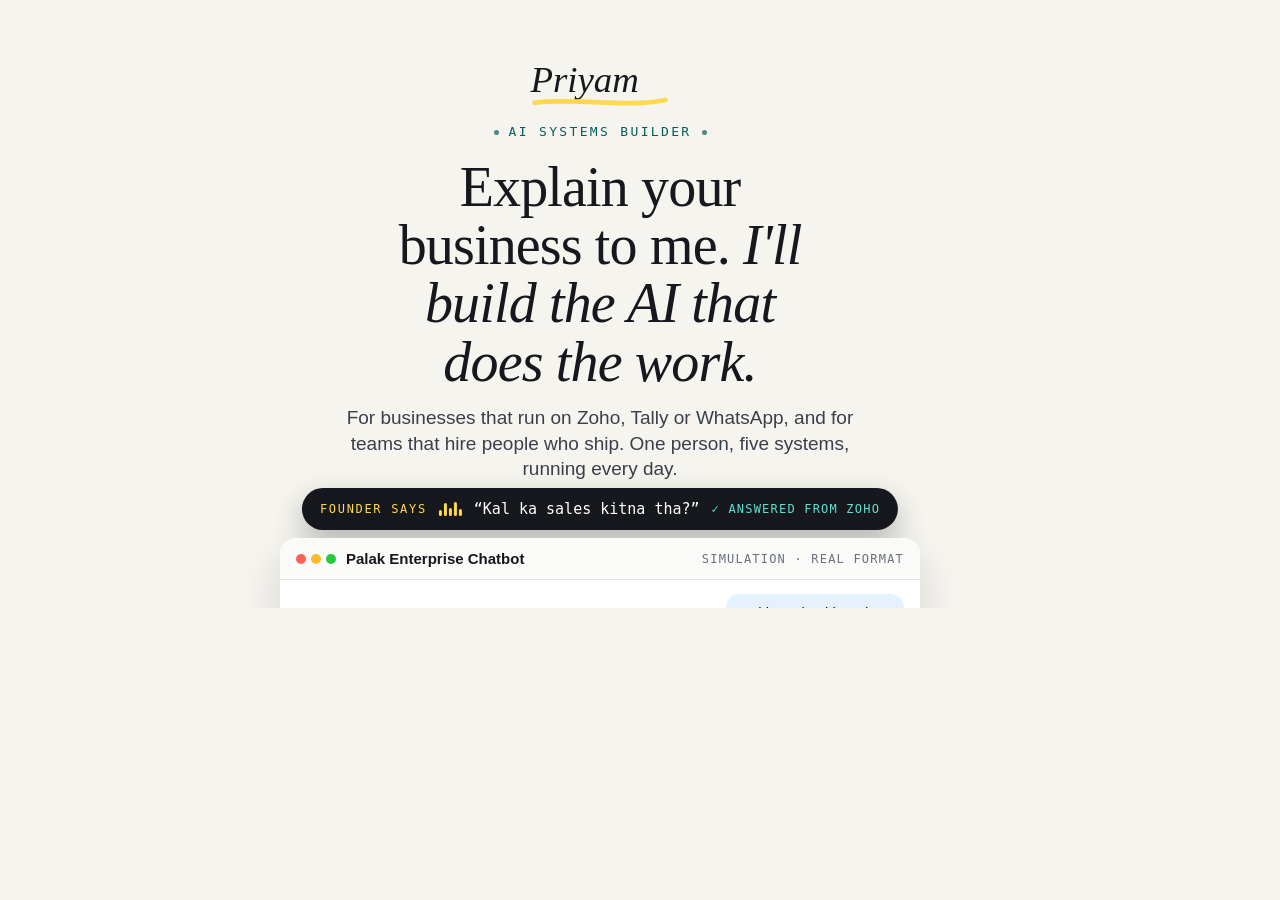
<file: scripts/og/og.html>
<!DOCTYPE html>
<html lang="en"><head><meta charset="utf-8">
<style>
@font-face{font-family:'Sentient';src:url('http://localhost:8343/assets/fonts/sentient-400.woff2') format('woff2');font-weight:400;font-style:normal}
@font-face{font-family:'Sentient';src:url('http://localhost:8343/assets/fonts/sentient-400-italic.woff2') format('woff2');font-weight:400;font-style:italic}
@font-face{font-family:'General Sans';src:url('http://localhost:8343/assets/fonts/general-sans-500.woff2') format('woff2');font-weight:500}
@font-face{font-family:'Fragment Mono';src:url('http://localhost:8343/assets/fonts/fragment-mono-400.woff2') format('woff2');font-weight:400}
*{margin:0;box-sizing:border-box}
body{width:1200px;height:630px;overflow:hidden;background:#F5F4EF;font-family:'General Sans',sans-serif;color:#16181D;position:relative;padding:22px}
.plate{position:relative;width:100%;height:100%;border-radius:34px;overflow:hidden;background:url('http://localhost:8343/assets/paint/dusk.webp') center/cover;text-align:center;padding-top:30px}
.mark{font-family:'Fragment Mono',monospace;font-size:13px;letter-spacing:.18em;text-transform:uppercase;color:#0B5C56}
.mark::before,.mark::after{content:"";display:inline-block;width:5px;height:5px;border-radius:50%;background:currentColor;opacity:.7;vertical-align:middle;margin:0 10px}
h1{font-family:'Sentient',serif;font-weight:400;font-size:56px;line-height:1.04;letter-spacing:-.015em;margin:18px auto 0;max-width:16ch}
h1 em{font-style:italic}
p{font-size:19px;color:#3A3F48;margin:14px auto 0;max-width:48ch;line-height:1.35}
.say{position:absolute;left:50%;bottom:78px;transform:translateX(-50%);display:flex;align-items:center;gap:12px;padding:12px 18px;border-radius:999px;background:#16181D;color:#fff;font-family:'Fragment Mono',monospace;font-size:15px;box-shadow:0 12px 30px rgba(22,24,29,.28);white-space:nowrap}
.say .who{color:#FFD84D;font-size:12px;letter-spacing:.14em;text-transform:uppercase}
.say .ok{color:#5FE0CF;font-size:12px;letter-spacing:.1em}
.bars{display:inline-flex;gap:2px;align-items:flex-end;height:14px}.bars i{width:3px;background:#FFD84D;border-radius:2px}
.win{position:absolute;left:50%;bottom:-48px;transform:translateX(-50%);width:640px;height:118px;background:#fff;border-radius:16px 16px 0 0;box-shadow:0 18px 40px rgba(22,24,29,.14);text-align:left}
.bar{display:flex;align-items:center;gap:10px;padding:12px 16px;border-bottom:1px solid rgba(22,24,29,.1);background:#FAFAF8;border-radius:16px 16px 0 0;font-weight:600;font-size:15px}
.dots{display:inline-flex;gap:5px}.dots i{width:10px;height:10px;border-radius:50%}.dots i:nth-child(1){background:#FF5F57}.dots i:nth-child(2){background:#FEBC2E}.dots i:nth-child(3){background:#28C840}
.meta{margin-left:auto;font-family:'Fragment Mono',monospace;font-size:12px;letter-spacing:.1em;color:#6B717C;text-transform:uppercase;font-weight:400}
.msg{margin:14px 16px 0 auto;width:fit-content;background:#E3F2FD;padding:10px 14px;border-radius:14px 14px 4px 14px;font-size:15px}
.name{position:absolute;left:40px;bottom:30px;font-size:15px;color:#3A3F48}
.name b{font-weight:600;color:#16181D}
</style></head><body>
<div class="plate">
  <svg viewBox="0 0 220 96" width="150" height="66" style="display:block;margin:0 auto 4px"><text x="8" y="58" font-family="Sentient" font-style="italic" font-weight="500" font-size="54" fill="#16181D">Priyam</text><path d="M14 74 C 70 66, 150 82, 206 70" fill="none" stroke="#FFD84D" stroke-width="7" stroke-linecap="round"/></svg><span class="mark">AI systems builder</span>
  <h1>Explain your business to me. <em>I'll build the AI that does the work.</em></h1>
  <p>For businesses that run on Zoho, Tally or WhatsApp, and for teams that hire people who ship. One person, five systems, running every day.</p>
  <div class="say"><span class="who">Founder says</span><span class="bars"><i style="height:40%"></i><i style="height:90%"></i><i style="height:60%"></i><i style="height:100%"></i><i style="height:50%"></i></span>“Kal ka sales kitna tha?”<span class="ok">✓ ANSWERED FROM ZOHO</span></div>
  <div class="win"><div class="bar"><span class="dots"><i></i><i></i><i></i></span>Palak Enterprise Chatbot<span class="meta">simulation · real format</span></div><div class="msg">Kal ka sales kitna tha?</div></div>
</div>
</body></html>
</file>
<file: src/v3/site.css>
/* ============================================================
   Priyam Sheth · portfolio v3 · "Daylight studio"
   Painted panels, one light serif with italic emphasis, mono chapter
   marks, and product windows you can watch work. Language borrowed
   from heylemon.ai; palette, objects and copy are our own.
   Type: Sentient 300/400 (+italics) display · General Sans body ·
   Fragment Mono for marks and machine text.
   ============================================================ */

@font-face{font-family:'Sentient';src:url('../../assets/fonts/sentient-300.woff2') format('woff2');font-weight:300;font-style:normal;font-display:block}
@font-face{font-family:'Sentient';src:url('../../assets/fonts/sentient-300-italic.woff2') format('woff2');font-weight:300;font-style:italic;font-display:block}
@font-face{font-family:'Sentient';src:url('../../assets/fonts/sentient-400.woff2') format('woff2');font-weight:400;font-style:normal;font-display:block}
@font-face{font-family:'Sentient';src:url('../../assets/fonts/sentient-400-italic.woff2') format('woff2');font-weight:400;font-style:italic;font-display:block}
@font-face{font-family:'Sentient';src:url('../../assets/fonts/sentient-500.woff2') format('woff2');font-weight:500;font-style:normal;font-display:block}
@font-face{font-family:'Sentient';src:url('../../assets/fonts/sentient-500-italic.woff2') format('woff2');font-weight:500;font-style:italic;font-display:block}
@font-face{font-family:'General Sans';src:url('../../assets/fonts/general-sans-400.woff2') format('woff2');font-weight:400;font-display:block}
@font-face{font-family:'General Sans';src:url('../../assets/fonts/general-sans-500.woff2') format('woff2');font-weight:500;font-display:block}
@font-face{font-family:'General Sans';src:url('../../assets/fonts/general-sans-600.woff2') format('woff2');font-weight:600;font-display:block}
@font-face{font-family:'Fragment Mono';src:url('../../assets/fonts/fragment-mono-400.woff2') format('woff2');font-weight:400;font-display:block}

:root{
  --bg:#F5F4EF;
  --bg-2:#ECEBE4;
  --card:#FFFFFF;
  --ink:#16181D;
  --ink-2:#3A3F48;
  --ink-3:#6B717C;
  --line:rgba(22,24,29,.10);
  --line-2:rgba(22,24,29,.18);
  --teal:#0F766E;
  --teal-2:#0B5C56;
  --teal-lit:#5FE0CF;
  --mari:#FFD84D;
  --mari-soft:rgba(255,216,77,.55);
  --coral:#E8613C;
  --night:#0C1A20;
  --night-text:#EAF1F2;
  --night-dim:#9FB3BB;

  --serif:'Sentient',Georgia,'Times New Roman',serif;
  --sans:'General Sans',system-ui,-apple-system,sans-serif;
  --mono:'Fragment Mono','SF Mono',Menlo,monospace;

  --t-xs:.75rem; --t-sm:.9375rem; --t-base:1.0625rem; --t-lg:1.25rem; --t-xl:1.5rem;
  --t-h3:clamp(1.35rem,1.6vw,1.6rem);
  --t-h2:clamp(2.3rem,4.4vw,3.6rem);
  --t-hero:clamp(2.5rem,5.6vw,4.9rem);

  --r-plate:30px; --r-card:22px; --r-win:16px; --r-pill:999px;
  --shadow-win:0 1px 2px rgba(22,24,29,.06),0 18px 40px rgba(22,24,29,.12),0 50px 90px rgba(22,24,29,.10);
  --shadow-card:0 1px 2px rgba(22,24,29,.04),0 10px 30px rgba(22,24,29,.07);
  --ease:cubic-bezier(.22,1,.36,1);
  --nav-h:72px;
}

*,*::before,*::after{box-sizing:border-box;margin:0;padding:0}
html{scroll-behavior:smooth;-webkit-text-size-adjust:100%}
body{background:var(--bg);color:var(--ink);font-family:var(--sans);font-size:var(--t-base);line-height:1.6;-webkit-font-smoothing:antialiased;overflow-x:hidden}
img{display:block;max-width:100%;height:auto}
a{color:inherit}
::selection{background:var(--mari);color:var(--ink)}
:focus-visible{outline:2px solid var(--teal);outline-offset:3px;border-radius:6px}
h1,h2,h3{font-family:var(--serif);font-weight:400;letter-spacing:-.015em;line-height:1.06;text-wrap:balance;color:var(--ink)}
h1 em,h2 em,h3 em,.em{font-style:italic;font-weight:400}
p{text-wrap:pretty}
.wrap{max-width:82rem;margin:0 auto;padding:0 clamp(1rem,3vw,2.5rem)}
.narrow{max-width:46rem;margin-left:auto;margin-right:auto}
.center{text-align:center}
.skip{position:absolute;left:1rem;top:-3rem;background:var(--ink);color:#fff;padding:.5rem .9rem;border-radius:var(--r-pill);z-index:40;text-decoration:none}
.skip:focus{top:1rem}

/* chapter marks: the one small mono device, used on plates only */
.mark{display:inline-block;max-width:100%;text-align:center;font-family:var(--mono);font-size:var(--t-xs);letter-spacing:.16em;text-transform:uppercase;color:var(--teal-2);line-height:1.6}
.mark::before,.mark::after{content:"";display:inline-block;width:5px;height:5px;border-radius:50%;background:currentColor;opacity:.7;vertical-align:middle;margin:0 .6rem}
@media (max-width:520px){.mark{font-size:.72rem;letter-spacing:.1em}.mark::before,.mark::after{margin:0 .4rem}}
.on-night .mark{color:var(--teal-lit)}

/* buttons */
.btn{display:inline-flex;align-items:center;gap:.55rem;white-space:nowrap;padding:.9rem 1.5rem;border-radius:var(--r-pill);border:1px solid transparent;background:var(--ink);color:#fff;font-weight:600;font-size:var(--t-sm);text-decoration:none;box-shadow:0 8px 24px rgba(22,24,29,.18);transition:transform 180ms var(--ease),box-shadow 180ms ease,background 180ms ease}
.btn:hover{transform:translateY(-2px);box-shadow:0 14px 30px rgba(22,24,29,.22);background:#000}
.btn:active{transform:translateY(0) scale(.98)}
.btn-ghost{background:rgba(255,255,255,.7);color:var(--ink);border-color:var(--line-2);box-shadow:none;backdrop-filter:blur(8px)}
.btn-ghost:hover{background:#fff;box-shadow:0 8px 20px rgba(22,24,29,.08)}
.btn .arrow{transition:transform 180ms var(--ease)}.btn:hover .arrow{transform:translateX(3px)}
.fine{font-family:var(--mono);font-size:var(--t-xs);letter-spacing:.12em;text-transform:uppercase;color:var(--ink-3)}

/* nav */
.nav{position:sticky;top:0;z-index:20;height:var(--nav-h);display:flex;align-items:center;justify-content:space-between;gap:1rem;padding:0 clamp(1rem,3vw,2.5rem);background:rgba(245,244,239,.82);backdrop-filter:blur(14px) saturate(1.3);-webkit-backdrop-filter:blur(14px) saturate(1.3)}
.wordmark{font-family:var(--serif);font-weight:500;font-size:1.35rem;letter-spacing:-.01em;text-decoration:none;display:flex;align-items:center;gap:.5rem}
.wordmark{color:var(--ink);align-items:center}
.sig-mark{height:32px;width:auto;display:block;color:var(--ink);margin-top:2px}
@media (max-width:600px){.sig-mark{height:30px}}
.fine-link{color:var(--teal-2);text-decoration:none;border-bottom:1px solid rgba(11,92,86,.35)}
.btn-wa{background:#25D366;border-color:#25D366;color:#0B2E1A}
.btn-wa:hover{background:#1EBE5A;border-color:#1EBE5A}
.btn .wa{width:18px;height:18px}
.about .stack{font-family:var(--mono);font-size:var(--t-xs);letter-spacing:.02em;color:var(--ink-3);margin-top:1rem;line-height:1.7}

.nav-links{display:flex;gap:1.9rem;align-items:center}
.nav-links a:not(.btn){font-size:var(--t-sm);font-weight:500;color:var(--ink-2);text-decoration:none;transition:color 160ms ease}
.nav-links a:not(.btn):hover{color:var(--ink)}
.nav .btn{padding:.65rem 1.15rem;box-shadow:none}
@media (max-width:760px){.nav-links a:not(.btn){display:none}}


/* reveals: visible by default */
.r{opacity:1;transform:none}
body.js .r:not(.in){opacity:0;transform:translateY(18px)}
body.js .r.in{opacity:1;transform:none;transition:opacity 800ms var(--ease),transform 800ms var(--ease);transition-delay:var(--d,0ms)}

/* ============================================================
   PLATES: painted panels
   ============================================================ */
.plate{position:relative;border-radius:var(--r-plate);overflow:hidden;background:var(--bg-2);isolation:isolate}
.plate::before{content:"";position:absolute;inset:0;background-image:var(--paint);background-size:cover;background-position:center;z-index:-1;transform:scale(1.04)}
.plate.dusk{--paint:url('../../assets/paint/dusk.webp')}
.plate.gold{--paint:url('../../assets/paint/gold.webp')}
.plate.rose{--paint:url('../../assets/paint/rose.webp')}
.plate.night{--paint:url('../../assets/paint/night.webp');color:var(--night-text)}
.plate.night h1,.plate.night h2,.plate.night h3{color:#fff}
@supports (animation-timeline: view()){
  .plate::before{animation:drift linear both;animation-timeline:view();animation-range:entry 0% exit 100%}
  @keyframes drift{from{transform:scale(1.08) translateY(-2.5%)}to{transform:scale(1.08) translateY(2.5%)}}
}

/* ============================================================
   HERO
   ============================================================ */
.hero-wrap{padding:.4rem clamp(.75rem,2vw,1.5rem) 0}
.hero{padding:clamp(3.5rem,8vh,6rem) clamp(1rem,4vw,3rem) 11rem;text-align:center}
.hero h1{font-size:var(--t-hero);max-width:17ch;margin:1.4rem auto 0}
.hero .lede{font-size:var(--t-lg);color:var(--ink-2);max-width:40ch;margin:1.4rem auto 0;line-height:1.5}
.hero-actions{display:flex;flex-wrap:wrap;justify-content:center;gap:.8rem;margin-top:2rem}
.hero .fine{display:block;margin-top:1.1rem}

/* the demo: a "you say" bar riding above a chat window */
.demo{position:relative;z-index:3;max-width:44rem;margin:-9.5rem auto 0;padding:0 clamp(.5rem,2vw,1rem);text-align:left}
.saybar{position:relative;z-index:3;display:flex;align-items:center;gap:.75rem;padding:.6rem .85rem .6rem .7rem;border-radius:var(--r-pill);background:var(--ink);color:#fff;width:fit-content;max-width:100%;margin:0 auto;box-shadow:0 10px 30px rgba(22,24,29,.25)}
.saybar .who{font-family:var(--mono);font-size:var(--t-xs);letter-spacing:.14em;color:var(--mari)}
.saybar .txt{font-family:var(--mono);font-size:var(--t-sm);white-space:nowrap;overflow:hidden;text-overflow:ellipsis;max-width:32ch}
.saybar .ok{font-family:var(--mono);font-size:var(--t-xs);letter-spacing:.1em;color:var(--teal-lit);white-space:nowrap}
.bars{display:inline-flex;gap:2px;align-items:flex-end;height:14px}
.bars i{width:3px;background:var(--mari);border-radius:2px;height:40%;animation:bar 900ms ease-in-out infinite;animation-delay:calc(var(--i) * 110ms)}
@keyframes bar{0%,100%{height:30%}50%{height:100%}}
.win{position:relative;z-index:2;margin-top:-.9rem;background:var(--card);border-radius:var(--r-win);box-shadow:var(--shadow-win);border:1px solid rgba(22,24,29,.06);overflow:hidden}
.win-bar{display:flex;align-items:center;gap:.6rem;padding:.7rem 1rem;border-bottom:1px solid var(--line);background:#FAFAF8}
.dots{display:inline-flex;gap:5px}.dots i{width:10px;height:10px;border-radius:50%;background:#E5E7EB}.dots i:nth-child(1){background:#FF5F57}.dots i:nth-child(2){background:#FEBC2E}.dots i:nth-child(3){background:#28C840}
.win-title{font-weight:600;font-size:var(--t-sm);display:flex;align-items:center;gap:.5rem}
.win-title .ico{width:18px;height:18px;display:inline-block}
.ico{vertical-align:middle}
.win-meta{margin-left:auto;font-family:var(--mono);font-size:var(--t-xs);letter-spacing:.1em;color:var(--ink-3);text-transform:uppercase}
.chat{padding:1rem;height:20rem;overflow-y:auto;overscroll-behavior:contain;display:flex;flex-direction:column;gap:.6rem;background:linear-gradient(180deg,#F7F8F6,#FFFFFF)}
.chat > :first-child{margin-top:auto}
.msg{max-width:78%;padding:.6rem .85rem;border-radius:14px;font-size:var(--t-sm);line-height:1.45;animation:pop 320ms var(--ease) both}
.msg.you{align-self:flex-end;background:#E3F2FD;color:var(--ink);border-bottom-right-radius:4px}
.msg.bot{align-self:flex-start;background:#F1F2EE;border-bottom-left-radius:4px;white-space:pre-line}
.msg.bot b{font-weight:600}
.msg.bot .hid{display:inline-block;min-width:4.2ch;height:.9em;vertical-align:-.1em;border-radius:4px;background:linear-gradient(90deg,#D7DAD3,#C9CDC4);filter:blur(2.5px)}
.msg .t{display:block;margin-top:.3rem;font-family:var(--mono);font-size:.72rem;color:var(--ink-3);text-align:right;letter-spacing:.06em}
.typing{align-self:flex-start;display:inline-flex;gap:4px;padding:.7rem .9rem;background:#F1F2EE;border-radius:14px;border-bottom-left-radius:4px}
.typing i{width:6px;height:6px;border-radius:50%;background:var(--ink-3);animation:blink 1s infinite;animation-delay:calc(var(--i) * 160ms)}
@keyframes blink{0%,80%,100%{opacity:.25}40%{opacity:1}}
@keyframes pop{from{opacity:0;transform:translateY(6px) scale(.98)}to{opacity:1;transform:none}}
.chips{display:flex;flex-wrap:wrap;gap:.5rem;padding:.8rem 1rem 1rem;border-top:1px solid var(--line);background:#fff}
.chip{font:inherit;font-size:var(--t-sm);font-weight:500;padding:.5rem .9rem;border-radius:var(--r-pill);border:1px solid var(--line-2);background:#fff;color:var(--ink);cursor:pointer;transition:background 150ms ease,border-color 150ms ease,transform 150ms var(--ease)}
.chip:hover{border-color:var(--ink);transform:translateY(-1px)}
.chip[aria-pressed="true"]{background:var(--ink);color:#fff;border-color:var(--ink)}
.chip:disabled{opacity:.5;cursor:default;transform:none}
.demo-note{margin:.7rem auto 0;text-align:center;font-family:var(--sans);text-transform:none;letter-spacing:0;font-size:var(--t-xs);color:var(--ink-3);max-width:44ch}
.hero .fine{margin-left:auto;margin-right:auto}

/* ============================================================
   STRIP: what is running today
   ============================================================ */
.strip{padding:2.5rem 0 1rem;text-align:center}
.strip .row{display:flex;flex-wrap:wrap;justify-content:center;gap:.6rem 2.2rem;margin-top:1.1rem;color:var(--ink-3);font-family:var(--serif);font-size:1.25rem;font-weight:400}
.strip .row span{opacity:.75}

/* ============================================================
   SECTION HEADS
   ============================================================ */
.section{padding-top:clamp(4rem,9vh,7rem)}
.section h2{font-size:var(--t-h2);max-width:20ch;margin:1rem auto 0}
.section .sub{color:var(--ink-2);font-size:var(--t-lg);max-width:44ch;margin:1.1rem auto 0;line-height:1.5}

/* ============================================================
   HOW IT WORKS: three cards
   ============================================================ */
.steps{display:grid;grid-template-columns:repeat(3,1fr);gap:1.25rem;margin-top:3rem;position:relative}
.step{background:var(--card);border-radius:var(--r-card);overflow:hidden;box-shadow:var(--shadow-card);border:1px solid var(--line)}
.step .art{height:15rem;position:relative;display:grid;place-items:center;overflow:hidden;background:var(--bg-2)}
.step .art::before{content:"";position:absolute;inset:0;background:var(--paint);background-size:cover;background-position:var(--pos,center)}
.step:nth-child(1) .art{--paint:url('../../assets/paint/dusk.webp');--pos:20% 40%}
.step:nth-child(2) .art{--paint:url('../../assets/paint/gold.webp');--pos:60% 60%}
.step:nth-child(3) .art{--paint:url('../../assets/paint/rose.webp');--pos:80% 30%}
.step .body{padding:1.4rem 1.5rem 1.6rem}
.step .num{font-family:var(--mono);font-size:var(--t-xs);letter-spacing:.16em;color:var(--teal-2)}
.step h3{font-family:var(--sans);font-weight:600;font-size:1.25rem;letter-spacing:0;margin:.5rem 0 .4rem}
.step p{color:var(--ink-2);font-size:var(--t-sm)}
.step-arrow{position:absolute;top:7.3rem;width:36px;height:36px;border-radius:50%;background:#fff;box-shadow:var(--shadow-card);display:grid;place-items:center;font-size:.9rem;z-index:2}
.step-arrow.a1{left:calc(33.33% - 18px + .2rem)}.step-arrow.a2{left:calc(66.66% - 18px - .2rem)}
/* objects inside the art */
.obj{position:relative;z-index:1;background:#fff;border-radius:14px;box-shadow:var(--shadow-win);padding:.9rem 1.1rem;font-size:var(--t-sm);max-width:15rem}
.obj .k{display:block;font-family:var(--mono);font-size:.7rem;letter-spacing:.14em;text-transform:uppercase;color:var(--teal-2);margin-bottom:.35rem}
.obj .ok{color:var(--teal-2);font-weight:600}
.obj.dark{background:var(--ink);color:#fff}
.obj.dark .k{color:var(--mari)}
.obj .sig{font-family:var(--serif);font-style:italic;font-size:1.1rem;color:var(--ink-2)}
.ring{position:absolute;left:50%;top:50%;transform:translate(-50%,-50%);width:26rem;height:26rem;border-radius:50%;border:1px solid rgba(255,255,255,.45);z-index:0}
.ring.r2{width:18rem;height:18rem;border-color:rgba(255,255,255,.5)}
.ring.r3{width:10rem;height:10rem;border-color:rgba(255,255,255,.7)}
@media (max-width:900px){.steps{grid-template-columns:1fr}.step-arrow{display:none}}

/* ============================================================
   SEE IT WORK: tabs + painted stage
   ============================================================ */
.tabs{display:flex;flex-wrap:wrap;justify-content:center;gap:.5rem;margin:2rem auto 1.5rem}
.tab{font:inherit;font-size:var(--t-sm);font-weight:600;padding:.7rem 1.15rem;border-radius:var(--r-pill);border:1px solid var(--line-2);background:#fff;color:var(--ink);cursor:pointer;transition:background 160ms ease,color 160ms ease,transform 160ms var(--ease)}
.tab:hover{transform:translateY(-1px)}
.tab[aria-selected="true"]{background:var(--ink);color:#fff;border-color:var(--ink)}
.stage{padding:clamp(2rem,4vw,3.5rem) clamp(1rem,3.5vw,3rem) clamp(2rem,4vw,3.5rem)}
.panel{display:none}
.panel.active{display:block;animation:fadein 420ms var(--ease) both}
@keyframes fadein{from{opacity:0;transform:translateY(8px)}to{opacity:1;transform:none}}
.panel-head{text-align:center;max-width:46rem;margin:0 auto 2rem}
.panel-head h3{font-size:clamp(1.6rem,2.6vw,2.2rem);margin-top:.8rem}
.panel-head p{color:var(--ink-2);margin-top:.6rem;font-size:var(--t-base)}
.stage.on-night .panel-head p{color:var(--night-dim)}
.flow{display:grid;grid-template-columns:minmax(0,5fr) auto minmax(0,7fr);gap:1.25rem;align-items:center;text-align:left}
.you{background:var(--ink);color:#fff;border-radius:var(--r-win);padding:1.1rem 1.2rem 1.2rem;box-shadow:var(--shadow-win);align-self:center}
.you .k{display:flex;justify-content:space-between;align-items:center;font-family:var(--mono);font-size:var(--t-xs);letter-spacing:.14em;color:var(--mari);margin-bottom:.6rem}
.you .q{font-family:var(--mono);font-size:var(--t-sm);line-height:1.55;color:#fff}
.you .q .cur{display:inline-block;width:.55ch;height:1em;background:var(--mari);vertical-align:-.15em;margin-left:.1ch;animation:blink 1s steps(1) infinite}
.go{width:44px;height:44px;border-radius:50%;background:var(--ink);color:var(--mari);display:grid;place-items:center;font-size:1rem;box-shadow:var(--shadow-card);justify-self:center}
.app{background:var(--card);border-radius:var(--r-win);box-shadow:var(--shadow-win);border:1px solid rgba(22,24,29,.06);overflow:hidden;color:var(--ink)}
.app .body{padding:0}
.app img{width:100%}
.app .cap{display:flex;justify-content:space-between;gap:1rem;padding:.7rem 1rem;border-top:1px solid var(--line);font-family:var(--mono);font-size:var(--t-xs);letter-spacing:.08em;color:var(--ink-3);text-transform:uppercase}
.app .cap b{color:var(--teal-2);font-weight:400}
.result{margin:1.4rem auto 0;display:flex;flex-wrap:wrap;justify-content:center;align-items:center;gap:.5rem 1.4rem;font-size:var(--t-sm);color:var(--ink-2);width:fit-content;max-width:100%;padding:.7rem 1.3rem;border-radius:var(--r-pill);background:rgba(255,255,255,.8);border:1px solid rgba(255,255,255,.6)}
.result a{color:var(--teal-2)}
.stage.on-night .result{color:var(--night-dim);background:rgba(255,255,255,.06);border-color:rgba(255,255,255,.12)}
.stage.on-night .result b{color:#fff}
.stage.on-night .result a{color:#fff}
.result b{color:inherit;font-weight:600}
.result .sep{opacity:.4}
@media (max-width:860px){.flow{grid-template-columns:1fr}.go{transform:rotate(90deg)}.you{align-self:stretch}}

/* phone (Palak OS panel) */
.phone-app{text-align:center}
.phone{width:min(15rem,100%);margin:0 auto;aspect-ratio:589/1262;border:5px solid #1a1f27;border-radius:30px;overflow:hidden;background:#1a1f27;box-shadow:var(--shadow-win);position:relative}
.phone::before{content:"";position:absolute;top:8px;left:50%;transform:translateX(-50%);width:34%;height:6px;border-radius:999px;background:#1a1f27;z-index:2}
.phone img{width:100%;height:100%;object-fit:cover;display:block}
.phone-cap{display:inline-flex;align-items:center;gap:.5rem;margin-top:1rem;padding:.45rem .9rem;border-radius:var(--r-pill);background:rgba(255,255,255,.8);font-family:var(--mono);font-size:var(--t-xs);letter-spacing:.06em;color:var(--ink-2);text-align:left}
.phone-cap img{width:14px;height:14px}

/* screenshot strip: scroll-snap gallery of framed shots */
.strip-wrap{margin-top:1.6rem;text-align:left;padding:1rem 1rem .6rem;border-radius:var(--r-card);background:rgba(255,255,255,.62);border:1px solid rgba(255,255,255,.5)}
.stage.on-night .strip-wrap{background:rgba(255,255,255,.05);border-color:rgba(255,255,255,.1)}
.strip-bar{display:flex;justify-content:space-between;align-items:center;gap:1rem;margin-bottom:.6rem}
.strip-bar .fine{letter-spacing:.1em}
.strip-nav{display:flex;gap:.4rem}
.strip-nav button{width:34px;height:34px;border-radius:50%;border:1px solid var(--line-2);background:#fff;color:var(--ink);cursor:pointer;font-size:.9rem;display:grid;place-items:center;transition:transform 150ms var(--ease),background 150ms ease}
.strip-nav button:hover{transform:translateY(-1px)}
.strip-nav button:disabled{opacity:.35;cursor:default;transform:none}
.stage.on-night .strip-nav button{background:rgba(255,255,255,.1);color:#fff;border-color:rgba(255,255,255,.2)}
.stage.on-night .strip-bar .fine{color:var(--night-dim)}
.gallery{display:flex;align-items:flex-start;gap:.9rem;overflow-x:auto;scroll-snap-type:x mandatory;padding:.25rem .25rem .6rem;scrollbar-width:none;-webkit-overflow-scrolling:touch}
.gallery::-webkit-scrollbar{display:none}
.gallery figure{flex:0 0 auto;width:min(30rem,82vw);scroll-snap-align:start;margin:0}
.gallery figure.tall{width:min(11rem,38vw)}
.gallery .shot{background:#fff;border-radius:var(--r-win);overflow:hidden;box-shadow:var(--shadow-win);border:1px solid rgba(22,24,29,.06)}
.gallery .shot img{width:100%;display:block}
.gallery figure.tall .shot{border-radius:24px;border:4px solid #1a1f27;background:#1a1f27}
.gallery figcaption{margin-top:.55rem;font-size:var(--t-sm);color:var(--ink-2);line-height:1.4}
.gallery figcaption b{color:var(--ink);font-weight:600}
.stage.on-night .gallery figcaption{color:var(--night-dim)}
.stage.on-night .gallery figcaption b{color:#fff}
.strip-note{margin-top:.2rem;text-align:left;font-family:var(--sans);font-size:var(--t-xs);letter-spacing:0;text-transform:none;color:var(--ink-3)}
.stage.on-night .strip-note{color:var(--night-dim)}

/* two phones side by side (live commerce) */
.phones{display:flex;justify-content:center;align-items:flex-end;gap:1rem;padding:1.2rem 1rem 0}
.phones .phone{width:min(12.5rem,42%);margin:0}
.phones .phone.back{transform:translateY(.6rem) scale(.96);opacity:.95}
.phones + .cap{margin-top:1rem}

/* facts row (live commerce) */
.facts{list-style:none;display:grid;grid-template-columns:repeat(3,1fr);gap:.9rem;margin:1.6rem 0 0;text-align:left}
@media (max-width:900px){.facts{grid-template-columns:1fr 1fr}}
@media (max-width:560px){.facts{grid-template-columns:1fr}}
.facts li{padding:.9rem 1rem;border-radius:12px;background:rgba(255,255,255,.07);border:1px solid rgba(255,255,255,.12)}
.facts .v{display:block;font-family:var(--serif);font-size:1.5rem;line-height:1.1;color:#fff}
.facts .v em{font-style:italic;color:var(--teal-lit)}
.facts .l{display:block;margin-top:.3rem;font-size:var(--t-xs);color:var(--night-dim);line-height:1.4}
.stage:not(.on-night) .facts li{background:rgba(255,255,255,.85);border-color:var(--line)}
.stage:not(.on-night) .facts .v{color:var(--ink)}
.stage:not(.on-night) .facts .l{color:var(--ink-3)}

/* comparison slider */
.compare{position:relative;aspect-ratio:1040/1000;border-radius:0;overflow:hidden;background:var(--bg-2);user-select:none;touch-action:pan-y}
.compare img{position:absolute;inset:0;width:100%;height:100%;object-fit:cover}
.compare .after{clip-path:inset(0 0 0 var(--cut,50%))}
.compare .handle{position:absolute;top:0;bottom:0;left:var(--cut,50%);width:2px;background:#fff;box-shadow:0 0 0 1px rgba(22,24,29,.25);transform:translateX(-1px)}
.compare .knob{position:absolute;top:50%;left:var(--cut,50%);transform:translate(-50%,-50%);width:2.6rem;height:2.6rem;border-radius:50%;background:var(--ink);color:var(--mari);display:grid;place-items:center;box-shadow:var(--shadow-card)}
.compare input{position:absolute;inset:0;width:100%;height:100%;opacity:0;cursor:ew-resize;margin:0}
.compare .tag{position:absolute;bottom:.75rem;font-family:var(--mono);font-size:.68rem;letter-spacing:.1em;text-transform:uppercase;padding:.3rem .6rem;border-radius:var(--r-pill);background:rgba(22,24,29,.8);color:#fff;pointer-events:none}
.compare .tag.b{left:.75rem}.compare .tag.a{right:.75rem}

/* allocation table */
.alloc{width:100%;border-collapse:collapse;font-size:var(--t-sm);font-variant-numeric:tabular-nums}
.alloc th{text-align:left;font-family:var(--mono);font-weight:400;font-size:.68rem;letter-spacing:.12em;text-transform:uppercase;color:var(--ink-3);padding:.6rem 1rem;border-bottom:1px solid var(--line)}
.alloc td{padding:.62rem 1rem;border-bottom:1px solid var(--line);color:var(--ink-2)}
.alloc tr:last-child td{border-bottom:0}
.alloc .pw{font-family:var(--mono);color:var(--ink);font-size:var(--t-xs)}
.alloc .res{font-weight:600;color:var(--ink-3);transition:color 300ms ease}
.alloc tr[data-state="exact"] .res{color:var(--teal-2)}
.alloc tr[data-state="sub"] .res{color:var(--ink)}
.alloc tr[data-state="short"] .res{color:var(--coral)}
.alloc .pass{display:inline-block;min-width:1.3rem;text-align:center;font-family:var(--mono);font-size:.65rem;padding:.08rem .3rem;border-radius:4px;background:var(--bg-2);color:var(--ink-3);margin-right:.45rem}
.alloc tr[data-state="exact"] .pass,.alloc tr[data-state="sub"] .pass{background:rgba(15,118,110,.12);color:var(--teal-2)}
.appbar{display:flex;justify-content:space-between;align-items:center;gap:1rem;padding:.6rem 1rem;background:#FAFAF8;border-bottom:1px solid var(--line);font-family:var(--mono);font-size:var(--t-xs);letter-spacing:.08em;text-transform:uppercase;color:var(--ink-3)}
.appbar button{font:inherit;letter-spacing:inherit;text-transform:inherit;color:var(--teal-2);background:none;border:0;cursor:pointer;padding:.2rem .4rem;border-radius:6px}
.appbar button:hover{background:rgba(15,118,110,.1)}

/* buckets */
.buckets{display:grid;grid-template-columns:repeat(3,1fr);gap:.75rem;padding:1rem}
.bucket{border:1px solid var(--line);border-radius:12px;padding:1rem;position:relative;overflow:hidden;background:#fff}
.bucket .fill{position:absolute;left:0;right:0;bottom:0;height:100%;background:rgba(15,118,110,.10);transform:scaleY(var(--f,0));transform-origin:50% 100%;transition:transform 600ms var(--ease)}
.bucket.unknown .fill{background:rgba(232,97,60,.12)}
.bucket .k{position:relative;font-family:var(--serif);font-size:2.2rem;line-height:1;font-variant-numeric:tabular-nums}
.bucket .t{position:relative;display:block;font-weight:600;font-size:var(--t-sm);margin-top:.35rem}
.bucket .d{position:relative;display:block;color:var(--ink-3);font-size:var(--t-xs);margin-top:.1rem;line-height:1.35}
.scanline{display:flex;justify-content:space-between;align-items:center;gap:1rem;padding:.7rem 1rem;border-top:1px solid var(--line);font-family:var(--mono);font-size:var(--t-xs);letter-spacing:.06em;color:var(--ink-3)}
.scanline b{color:var(--ink);font-weight:400}
.scanline button{font:inherit;color:var(--teal-2);background:none;border:0;cursor:pointer;padding:.2rem .4rem;border-radius:6px;letter-spacing:.1em;text-transform:uppercase}
@media (max-width:560px){.buckets{grid-template-columns:1fr}}

/* ============================================================
   VS: by hand vs the system
   ============================================================ */
.vs-plate{padding:clamp(3rem,6vw,5rem) clamp(1rem,3.5vw,3rem)}
.vs{display:grid;grid-template-columns:1fr auto 1fr;gap:1.25rem;align-items:stretch;max-width:64rem;margin:2.5rem auto 0}
.vs .side{background:rgba(255,255,255,.92);border-radius:var(--r-card);padding:1.4rem 1.5rem;box-shadow:var(--shadow-card)}
.vs .side.sys{background:var(--ink);color:#fff}
.vs .side .k{font-family:var(--mono);font-size:var(--t-xs);letter-spacing:.14em;text-transform:uppercase;color:var(--ink-3)}
.vs .side.sys .k{color:var(--mari)}
.vs .side h3{font-family:var(--sans);font-weight:600;font-size:1.15rem;letter-spacing:0;margin:.4rem 0 1rem;color:inherit}
.vs ul{list-style:none;display:grid;gap:.9rem}
.vs li{display:grid;grid-template-columns:1fr auto;gap:.5rem 1rem;align-items:baseline;padding-top:.8rem;border-top:1px solid var(--line)}
.vs .side.sys li{border-top-color:rgba(255,255,255,.14)}
.vs .what{font-size:var(--t-sm);color:var(--ink-2)}
.vs .side.sys .what{color:rgba(255,255,255,.75)}
.vs .val{font-family:var(--serif);font-size:1.6rem;line-height:1;font-variant-numeric:tabular-nums;white-space:nowrap}
.vs .side.sys .val{color:var(--mari)}
.vs .bar{grid-column:1/-1;height:6px;border-radius:3px;background:var(--bg-2);overflow:hidden}
.vs .bar i{display:block;height:100%;width:var(--w,50%);background:var(--ink-3);border-radius:3px;transform-origin:0 50%;transform:scaleX(0);transition:transform 1.2s var(--ease)}
.vs .side.sys .bar{background:rgba(255,255,255,.12)}.vs .side.sys .bar i{background:var(--mari)}
.vs.in .bar i{transform:scaleX(1)}
.vs .mid{align-self:center;font-family:var(--mono);font-size:var(--t-xs);letter-spacing:.2em;color:var(--ink-2);background:rgba(255,255,255,.7);padding:.5rem .7rem;border-radius:var(--r-pill)}
.vs-foot{margin-top:1.4rem;text-align:center}
@media (max-width:760px){.vs{grid-template-columns:1fr}.vs .mid{justify-self:center}}

/* ============================================================
   EVERY LAYER: pills in a frame
   ============================================================ */
.frame-plate{padding:clamp(3rem,6vw,5rem) clamp(1rem,3.5vw,3rem) 0;text-align:center}
.screen{margin:2.5rem auto 0;max-width:64rem;border:8px solid #1a1f27;border-bottom:0;border-radius:22px 22px 0 0;background:rgba(255,255,255,.35);padding:2.2rem 0 2.6rem;backdrop-filter:blur(6px);overflow:hidden}
.notch{display:inline-flex;align-items:center;gap:.6rem;background:var(--ink);color:#fff;font-family:var(--mono);font-size:.7rem;letter-spacing:.14em;text-transform:uppercase;padding:.55rem 1rem;border-radius:var(--r-pill)}
.rows{display:grid;gap:.75rem;margin-top:1.8rem;mask-image:linear-gradient(90deg,transparent,#000 8%,#000 92%,transparent);-webkit-mask-image:linear-gradient(90deg,transparent,#000 8%,#000 92%,transparent)}
.row-track{display:flex;width:max-content;gap:.75rem;animation:slide var(--dur,50s) linear infinite}
.row-track.rev{animation-direction:reverse}
.rows:hover .row-track{animation-play-state:paused}
.pill{display:inline-flex;align-items:center;gap:.5rem;padding:.7rem 1.1rem;border-radius:var(--r-pill);background:rgba(255,255,255,.9);color:var(--ink);font-family:var(--mono);font-size:var(--t-sm);white-space:nowrap;box-shadow:var(--shadow-card)}
.pill i{width:8px;height:8px;border-radius:50%;background:var(--teal)}
.pill img{width:16px;height:16px;display:block}
@keyframes slide{from{transform:translateX(0)}to{transform:translateX(-50%)}}

/* ============================================================
   NUMBERS: night plate
   ============================================================ */
.numbers{padding:clamp(3.5rem,7vw,6rem) clamp(1rem,3.5vw,3rem);text-align:center}
.numbers .sub{color:var(--night-dim)}
.stats{display:grid;grid-template-columns:repeat(4,1fr);gap:1rem;max-width:64rem;margin:2.5rem auto 0}
.stat{padding:1.4rem 1rem;border:1px solid rgba(255,255,255,.12);border-radius:var(--r-card);background:rgba(255,255,255,.04)}
.stat .n{font-family:var(--serif);font-size:clamp(2.4rem,4vw,3.4rem);line-height:1;color:#fff;font-variant-numeric:tabular-nums}
.stat .n em{font-style:italic;color:var(--teal-lit)}
.stat .l{display:block;margin-top:.5rem;color:var(--night-dim);font-size:var(--t-sm);line-height:1.4}
.numbers .src{margin-top:1.4rem;color:var(--night-dim)}
.numbers .verify{max-width:52ch;margin:1rem auto 0;font-size:var(--t-sm);color:var(--night-dim);line-height:1.5}
.numbers .verify a{color:#fff}
@media (max-width:860px){.stats{grid-template-columns:repeat(2,1fr)}}

/* ============================================================
   CLIENTS
   ============================================================ */
.quotes{max-width:58rem;margin:2.5rem auto 0;display:grid;gap:1rem;text-align:left}
.quotes .q{margin:0;background:#fff;border:1px solid var(--line);border-radius:var(--r-card);padding:1.6rem 1.8rem 1.4rem;box-shadow:var(--shadow-card)}
.quotes .q.big{background:#FFF6CC;border-color:transparent;padding:2rem 2.2rem 1.7rem}
.quotes .pair{display:grid;grid-template-columns:1fr 1fr;gap:1rem}
.quotes blockquote{font-family:var(--serif);font-size:1.2rem;line-height:1.5;color:var(--ink);text-wrap:pretty}
.quotes .big blockquote{font-size:1.45rem;line-height:1.45}
.quotes mark{background:linear-gradient(180deg,transparent 48%,var(--mari-soft) 48%);color:inherit;padding:0 .08em}
.quotes .big mark{background:linear-gradient(180deg,transparent 48%,rgba(255,216,77,.9) 48%)}
.quotes figcaption{display:flex;flex-wrap:wrap;align-items:baseline;gap:.25rem .6rem;margin-top:1rem;padding-top:.9rem;border-top:1px solid var(--line)}
.quotes .big figcaption{border-top-color:rgba(22,24,29,.12)}
.quotes figcaption b{font-weight:600;font-size:var(--t-sm);color:var(--ink)}
.quotes figcaption span{font-size:var(--t-xs);color:var(--ink-3)}
.quotes-cta{display:flex;flex-wrap:wrap;justify-content:center;align-items:center;gap:.75rem 1.25rem;margin-top:1.25rem;padding:.5rem 0}
.quotes-cta p{font-family:var(--serif);font-size:1.3rem;color:var(--ink)}
@media (max-width:760px){.quotes{margin-top:1.8rem;gap:.8rem}.quotes .pair{grid-template-columns:1fr;gap:.8rem}.quotes .q{padding:1.3rem 1.3rem 1.1rem}.quotes .q.big{padding:1.5rem 1.4rem 1.2rem}.quotes .big blockquote{font-size:1.25rem}.quotes blockquote{font-size:1.1rem}}

/* ============================================================
   ABOUT
   ============================================================ */
.about{display:grid;grid-template-columns:minmax(0,2fr) minmax(0,3fr);gap:clamp(2rem,5vw,5rem);align-items:start;max-width:70rem;margin:2.5rem auto 0}
.portrait{width:min(18rem,100%);aspect-ratio:4/5;border-radius:var(--r-card);overflow:hidden;box-shadow:var(--shadow-win);transform:rotate(-2deg);background:var(--bg-2)}
.portrait img{width:100%;height:100%;object-fit:cover}
.about p{color:var(--ink-2);max-width:54ch}
.about p + p{margin-top:.8rem}
.tl{list-style:none;margin-top:1.6rem;display:grid;gap:.2rem}
.tl li{display:grid;grid-template-columns:9rem 1fr;gap:1rem;padding:.7rem 0;border-top:1px solid var(--line)}
.tl .w{font-family:var(--mono);font-size:var(--t-xs);letter-spacing:.06em;color:var(--ink-3);padding-top:.2rem}
.tl .role{font-weight:600}
.tl .note{color:var(--ink-3);font-size:var(--t-sm)}
@media (max-width:760px){.about{grid-template-columns:1fr}.portrait{transform:none}.tl li{grid-template-columns:1fr;gap:.1rem}}

/* ============================================================
   CLOSE + FOOTER
   ============================================================ */
.close-wrap{padding:clamp(4rem,9vh,7rem) clamp(.75rem,2vw,1.5rem) 0}
.close{padding:clamp(3.5rem,8vw,6.5rem) clamp(1rem,3.5vw,3rem);text-align:center}
.close h2{font-size:var(--t-h2);max-width:18ch;margin:1rem auto 0}
.close .doors{display:flex;flex-wrap:wrap;justify-content:center;gap:.8rem;margin-top:2rem}
.close .fine{display:block;margin-top:1.1rem;color:var(--ink-2)}
.close .mail{margin-top:1.6rem;font-size:var(--t-sm);color:var(--ink-2)}
.close .mail a{color:var(--ink);text-decoration:none;border-bottom:1px solid var(--line-2)}
.copy-btn{font:inherit;font-family:var(--mono);font-size:var(--t-xs);letter-spacing:.1em;text-transform:uppercase;color:var(--ink);background:rgba(255,255,255,.75);border:1px solid var(--line-2);border-radius:var(--r-pill);padding:.35rem .7rem;cursor:pointer;margin-left:.6rem}
.copy-btn[data-done="1"]{background:var(--mari)}
footer{background:var(--ink);color:#fff;margin-top:clamp(3rem,6vw,5rem);padding:3.5rem 0 2rem}
.foot{display:grid;grid-template-columns:1.4fr 1fr 1fr 1fr;gap:2rem}
.foot .wordmark{color:#fff}.foot .sig-mark{color:#fff;height:40px}
.foot .tag{margin-top:.8rem;font-family:var(--mono);font-size:var(--t-xs);letter-spacing:.16em;text-transform:uppercase;color:var(--night-dim)}
.foot h4{font-family:var(--mono);font-weight:400;font-size:var(--t-xs);letter-spacing:.16em;text-transform:uppercase;color:var(--night-dim);margin-bottom:1rem}
.foot ul{list-style:none;display:grid;gap:.1rem}
.foot a{color:#fff;text-decoration:none;font-size:var(--t-sm);display:inline-block;padding:.5rem 0}
.foot a:hover{color:var(--mari)}
.foot-bar{display:flex;flex-wrap:wrap;justify-content:space-between;gap:.6rem 2rem;margin-top:3rem;padding-top:1.4rem;border-top:1px solid rgba(255,255,255,.12);font-family:var(--mono);font-size:var(--t-xs);letter-spacing:.12em;text-transform:uppercase;color:var(--night-dim)}
@media (max-width:760px){.foot{grid-template-columns:1fr 1fr}}

/* ============================================================
   PHONES
   ============================================================ */
@media (max-width:760px){
  .hero{padding-bottom:8.5rem}
  .hero .fine{text-wrap:balance;max-width:30ch}
  .demo{margin-top:-7rem;padding:0 .25rem}
  .win-meta{display:none}
  .saybar{width:100%;flex-wrap:wrap;justify-content:flex-start;gap:.35rem .6rem;padding:.6rem .9rem}
  .saybar .who{display:none}
  .saybar .txt{flex:1 1 0;min-width:0;max-width:none;font-size:.875rem}
  .saybar .ok{flex:0 0 100%;text-align:right;font-size:.72rem;letter-spacing:.08em}
  .chips{padding:.7rem .8rem .9rem}
  .chip{font-size:.875rem;padding:.55rem .85rem}
  /* tabs become one scrollable row */
  .tabs{flex-wrap:nowrap;justify-content:flex-start;overflow-x:auto;scroll-snap-type:x proximity;padding:.25rem 1rem .6rem;margin-left:-1rem;margin-right:-1rem;scrollbar-width:none;-webkit-overflow-scrolling:touch;
    mask-image:linear-gradient(90deg,transparent,#000 4%,#000 92%,transparent);-webkit-mask-image:linear-gradient(90deg,transparent,#000 4%,#000 92%,transparent)}
  .tabs::-webkit-scrollbar{display:none}
  .tab{flex:0 0 auto;scroll-snap-align:start}
  .stage{padding:1.75rem 1rem 1.75rem}
  .panel-head{margin-bottom:1.4rem}
  .panel-head h3{font-size:1.6rem}
  .you{padding:1rem 1rem 1.1rem}
  .you .q{font-size:.875rem}
  /* captions and result lines stack instead of fragmenting */
  .app .cap{flex-direction:column;gap:.25rem;text-transform:none;letter-spacing:0;font-family:var(--sans);font-size:var(--t-xs);padding:.7rem .9rem}
  .app .cap b{font-weight:500}
  .result{display:block;padding:.9rem 1.2rem;border-radius:22px;text-align:center;line-height:1.55}
  .result .sep{display:block;height:.3rem;font-size:0}
  .gallery figure{flex:0 0 min(30rem,100%);width:auto}
  .gallery figure.tall{flex-basis:34%}
  .gallery figcaption{font-size:.875rem}
  .strip-bar{align-items:flex-start}
  .strip-nav button{width:38px;height:38px}
  /* demos */
  .alloc{font-size:.8125rem}
  .alloc th{padding:.5rem .55rem;font-size:.62rem;letter-spacing:.08em}
  .alloc td{padding:.55rem .55rem}
  .alloc .pw{white-space:nowrap;font-size:.72rem}
  .alloc td:last-child{min-width:8.5rem}
  .alloc .pass{margin-right:.3rem}
  .appbar{font-size:.66rem;padding:.55rem .7rem}
  .scanline{flex-wrap:wrap;gap:.35rem .9rem;font-size:.7rem;padding:.65rem .8rem}
  .scanline > span{white-space:nowrap}
  .buckets{padding:.75rem;gap:.6rem}
  .bucket{padding:.8rem}
  .bucket .k{font-size:1.8rem}
  /* facts, love, about */
  .facts{grid-template-columns:1fr;gap:.6rem;margin-top:1.2rem}
  .facts .v{font-size:1.35rem}
  .about{margin-top:1.8rem}
  .about .portrait{width:min(14rem,70%)}
  .vs .val{font-size:1.35rem}
  .vs li{grid-template-columns:1fr auto}
  .vs .what{font-size:.875rem}
  .screen{padding:1.5rem 0 1.8rem}
  .notch{font-size:.7rem;padding:.5rem .8rem;max-width:90%;white-space:normal;line-height:1.5}
  .stats{gap:.6rem}
  .stat{padding:1.1rem .8rem}
  .stat .n{font-size:2.2rem}
  .close .doors{flex-direction:column;align-items:center}
  .foot{grid-template-columns:1fr 1fr;gap:1.5rem 1rem}
  .foot-bar{flex-direction:column;align-items:flex-start;gap:.5rem}
}
@media (max-width:420px){
  .hero h1{font-size:2.35rem}
  .section h2{font-size:2.1rem}
  .tab{font-size:.875rem;padding:.6rem 1rem}
}

/* ---------- reduced motion ---------- */
@media (prefers-reduced-motion:reduce){
  html{scroll-behavior:auto}
  *,*::before,*::after{animation-duration:.001ms!important;animation-iteration-count:1!important;transition-duration:.001ms!important}
  body.js .r:not(.in){opacity:1;transform:none}
  .row-track{animation:none;flex-wrap:wrap;width:auto}
  .rows{mask-image:none;-webkit-mask-image:none}
  .plate::before{animation:none;transform:scale(1.04)}
  .vs .bar i{transform:scaleX(1)}
}
</file>
